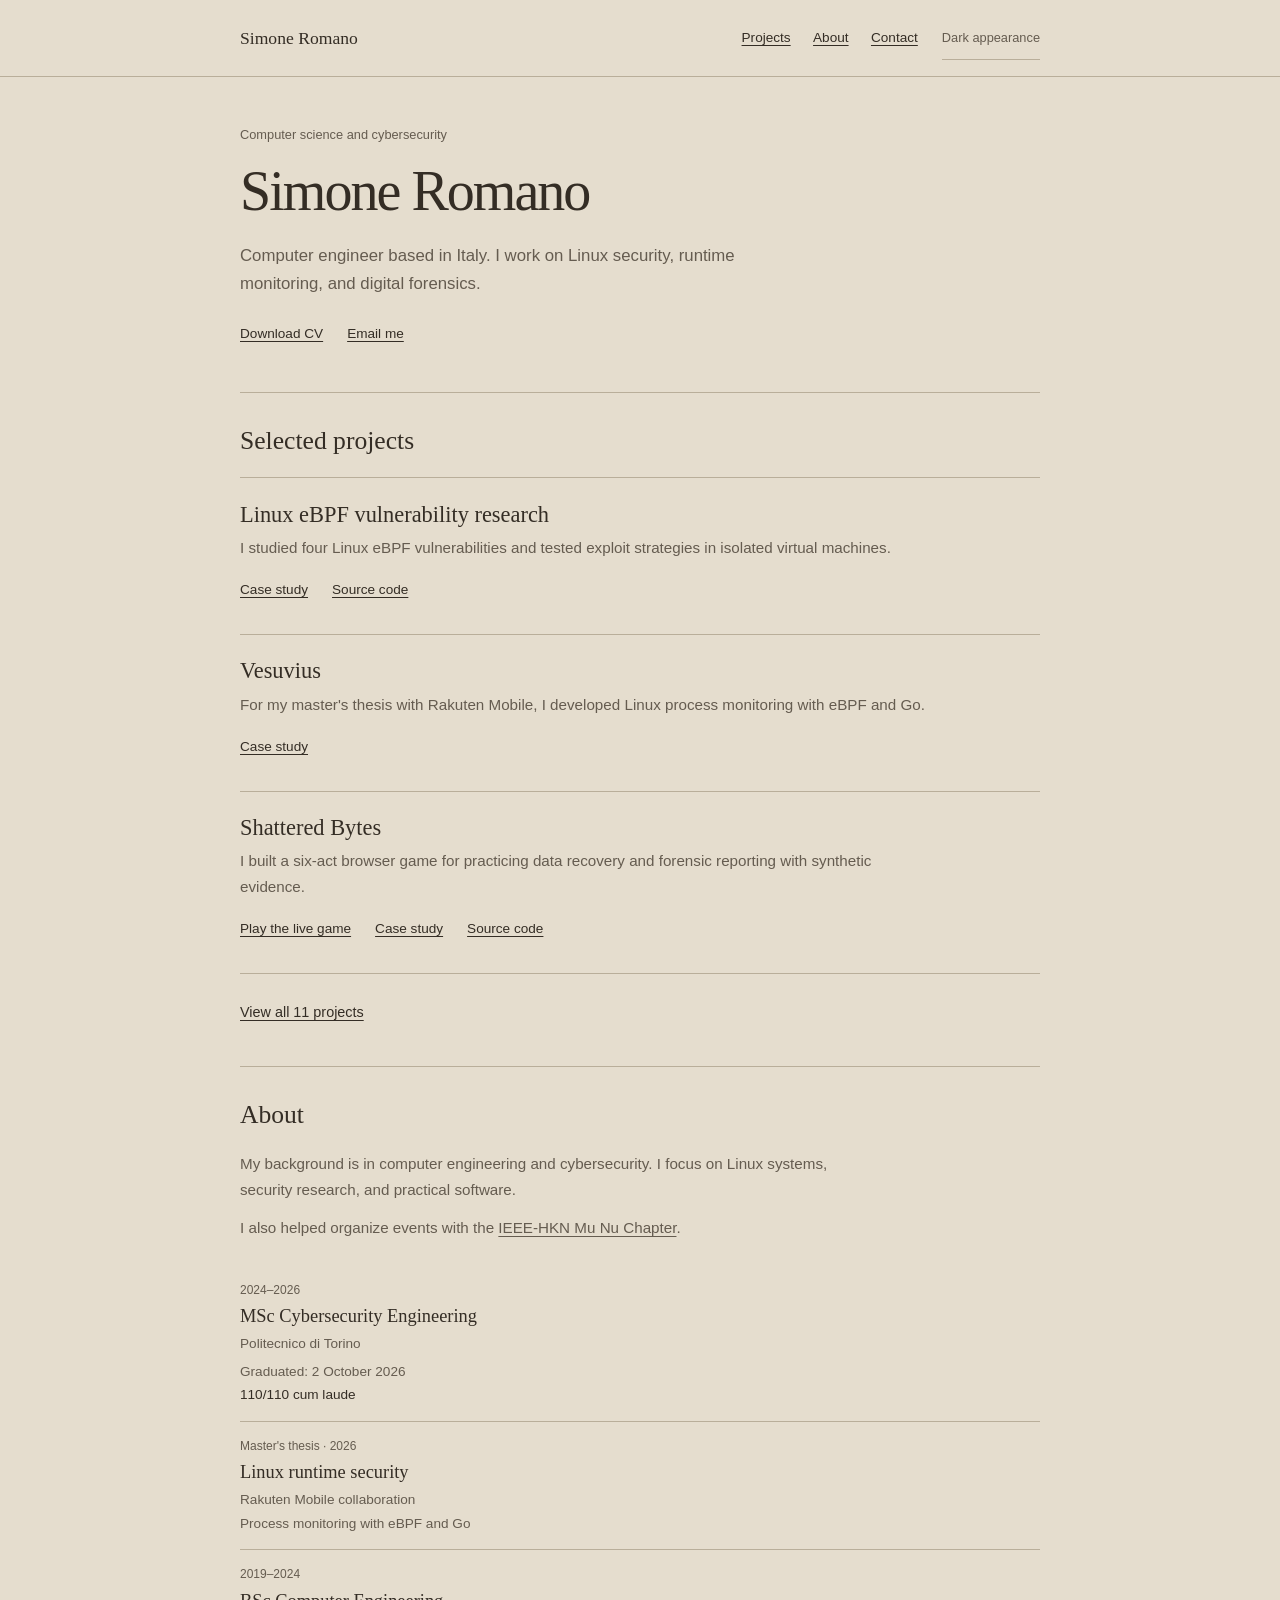
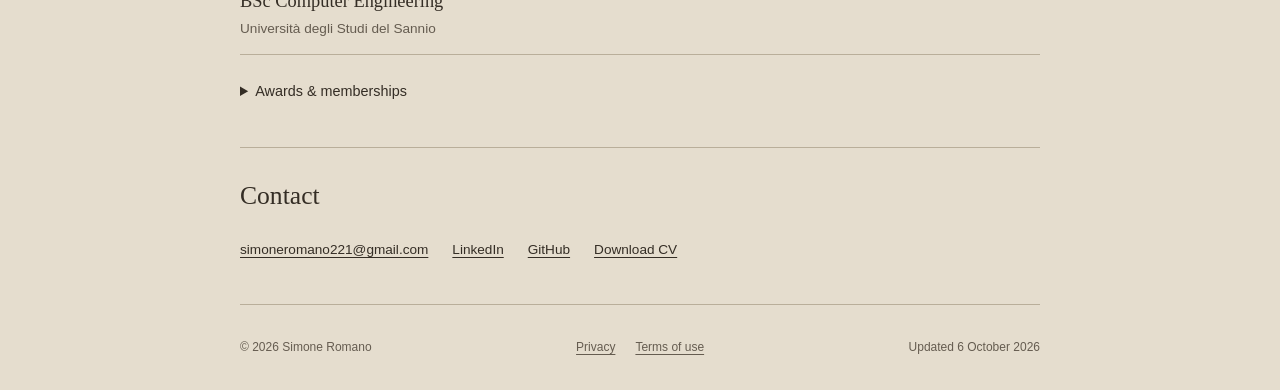
<file: index.html>
<!doctype html>
<html lang="en">
  <head>
    <meta charset="utf-8">
    <meta name="google-site-verification" content="yOmkLz0ii3D3-Q9JQLryXQwL53_J8-Ob07PyP1tt4FM">
    <meta name="viewport" content="width=device-width, initial-scale=1">
    <meta name="description" content="Simone Romano, Italy. Linux security research, eBPF monitoring, digital forensics, and software engineering. Explore projects, technical case studies, and code.">
    <meta name="theme-color" content="#e5ddce">
    <link rel="canonical" href="https://sromano-digital-portfolio.simoneromano221.workers.dev/">
    <meta property="og:title" content="Simone Romano | Computer Science &amp; Cybersecurity">
    <meta property="og:description" content="Simone Romano, Italy. Linux security research, eBPF monitoring, digital forensics, and software engineering. Explore projects, technical case studies, and code.">
    <meta property="og:type" content="website">
    <meta property="og:url" content="https://sromano-digital-portfolio.simoneromano221.workers.dev/">
    <meta name="twitter:card" content="summary">
    <title>Simone Romano | Computer Science &amp; Cybersecurity</title>
    <script>document.documentElement.classList.add('js');try{const theme=localStorage.getItem('theme');if(theme==='dark'||(!theme&&matchMedia('(prefers-color-scheme: dark)').matches))document.documentElement.dataset.theme='dark'}catch(_){if(matchMedia('(prefers-color-scheme: dark)').matches)document.documentElement.dataset.theme='dark'}</script>
    <link rel="icon" href="favicon.svg" type="image/svg+xml">
    <link rel="stylesheet" href="styles.css">
    <script src="script.js" defer></script>
    <script type="application/ld+json">{"@context": "https://schema.org", "@type": "Person", "name": "Simone Romano", "url": "https://sromano-digital-portfolio.simoneromano221.workers.dev/", "description": "Computer engineering and cybersecurity specialist focused on Linux security, digital forensics, and secure systems.", "sameAs": ["https://github.com/sroman0", "https://www.linkedin.com/in/simone-romano-383277307/"]}</script>
  </head>
  <body class="home-page"><a class="skip-link" href="#main">Skip to content</a>
    <header class="site-header" data-header>
      <div class="header-inner"><a class="wordmark" href="#top" aria-label="Simone Romano, home"><span>Simone Romano</span></a>
        <nav class="site-nav" aria-label="Main navigation"><a href="#work">Projects</a><a href="#about">About</a><a href="#contact">Contact</a>
        </nav><button class="theme-toggle" type="button" data-theme-toggle aria-label="Use dark appearance"><span data-theme-label>Dark appearance</span></button>
      </div>
    </header>
    <main id="main" class="page-shell">
      <section class="intro" id="top" aria-labelledby="intro-title">
        <div class="intro-copy">
          <p class="eyebrow">Computer science and cybersecurity</p>
          <h1 id="intro-title">Simone Romano</h1>
          <p class="intro-description">Computer engineer based in Italy. I work on Linux security, runtime monitoring, and digital forensics.</p>
          <div class="intro-links"><a class="text-link" href="resources/Simone_Romano_CV.pdf" download>Download CV</a><a class="text-link" href="mailto:simoneromano221@gmail.com">Email me</a>
          </div>
        </div>
      </section>
      <section class="work-section" id="work" aria-labelledby="work-title">
        <div class="section-heading"><h2 id="work-title">Selected projects</h2></div>
        <div class="project-collection">
          <article class="project-row" aria-labelledby="project-ebpf-exploitability">
            <div class="project-overview">
              <h3 id="project-ebpf-exploitability">Linux eBPF vulnerability research</h3>
              <p>I studied four Linux eBPF vulnerabilities and tested exploit strategies in isolated virtual machines.</p>
            </div>
            <div class="project-links"><a href="case-studies/ebpf-exploitability.html" aria-label="Read the Linux eBPF vulnerability research case study">Case study</a><a href="https://github.com/sroman0/explotability_analysis_ebpf" target="_blank" rel="noreferrer" aria-label="Source code: Linux eBPF vulnerability research">Source code</a></div>
          </article>
          <article class="project-row" aria-labelledby="project-vesuvius">
            <div class="project-overview">
              <h3 id="project-vesuvius">Vesuvius</h3>
              <p>For my master&#x27;s thesis with Rakuten Mobile, I developed Linux process monitoring with eBPF and Go.</p>
            </div>
            <div class="project-links"><a href="case-studies/vesuvius.html" aria-label="Read the Vesuvius case study">Case study</a></div>
          </article>
          <article class="project-row" aria-labelledby="project-shattered-bytes">
            <div class="project-overview">
              <h3 id="project-shattered-bytes">Shattered Bytes</h3>
              <p>I built a six-act browser game for practicing data recovery and forensic reporting with synthetic evidence.</p>
            </div>
            <div class="project-links"><a href="https://sroman0.github.io/shattered-bytes/" target="_blank" rel="noreferrer" aria-label="Play the live game: Shattered Bytes">Play the live game</a><a href="case-studies/shattered-bytes.html" aria-label="Read the Shattered Bytes case study">Case study</a><a href="https://github.com/sroman0/shattered-bytes" target="_blank" rel="noreferrer" aria-label="Source code: Shattered Bytes">Source code</a></div>
          </article>
        </div><a class="all-projects-link" href="projects.html">View all 11 projects</a>
      </section>
      <section class="about-section" id="about" aria-labelledby="about-title">
        <div class="section-heading"><h2 id="about-title">About</h2></div>
        <div class="about-grid">
          <div class="about-copy">
            <p>My background is in computer engineering and cybersecurity. I focus on Linux systems, security research, and practical software.</p>
            <p>I also helped organize events with the <a href="https://www.hknpolito.org/" target="_blank" rel="noreferrer">IEEE-HKN Mu Nu Chapter</a>.</p>
          </div>
          <ol class="background-list">
            <li><span>2024–2026</span>
              <h3>MSc Cybersecurity Engineering</h3>
              <p>Politecnico di Torino</p>
              <p>Graduated: <time datetime="2026-10-02">2 October 2026</time><br><strong>110/110 cum laude</strong></p>
            </li>
            <li><span>Master's thesis · 2026</span>
              <h3>Linux runtime security</h3>
              <p>Rakuten Mobile collaboration<br>Process monitoring with eBPF and Go</p>
            </li>
            <li><span>2019–2024</span>
              <h3>BSc Computer Engineering</h3>
              <p>Università degli Studi del Sannio</p>
            </li>
          </ol>
        </div>
        <details class="recognition" id="recognition">
          <summary>Awards &amp; memberships</summary>
          <ul>
            <li><a href="https://hkn.ieee.org/alumni-news/2026/02/engineering-a-shared-future-the-2025-ieee-hkn-global-hackathon" target="_blank" rel="noreferrer"><strong>1st place · IEEE-HKN Global Hackathon 2025</strong><span>Team SpaghettiOverflow · Mu Nu Chapter </span></a>
            </li>
            <li><a href="resources/certificates/ieee-hkn-membership-2026.pdf" target="_blank" rel="noreferrer"><strong>IEEE-Eta Kappa Nu Honor Society</strong><span>Mu Nu Chapter membership · View certificate </span></a>
            </li>
          </ul>
          <ul class="additional-credentials">
              <li><a href="https://challenges.reply.com/challenges/ai-agent/home/" target="_blank" rel="noreferrer">Reply AI Agents Challenge 2026 · 57th of 2,000 teams</a>
              </li>
              <li><a href="resources/certificates/reply-hack-the-code-2025.pdf" target="_blank" rel="noreferrer">Reply Hack The Code 2025 · 88th of 2,000 teams · Team FARES</a>
              </li>
              <li>Cambridge English: B2 First · Credential 862380AXK
              </li>
            </ul>
        </details>
      </section>
      <section class="contact-section" id="contact" aria-labelledby="contact-title">
        <div>
          <h2 id="contact-title">Contact</h2>
        </div>
        <div class="contact-links"><a href="mailto:simoneromano221@gmail.com">simoneromano221@gmail.com</a><a href="https://www.linkedin.com/in/simone-romano-383277307/" target="_blank" rel="me noreferrer">LinkedIn</a><a href="https://github.com/sroman0" target="_blank" rel="me noreferrer">GitHub</a><a href="resources/Simone_Romano_CV.pdf" download>Download CV</a>
        </div>
      </section>
    </main>
    <footer class="portfolio-footer">
      <p>© <span data-year>2026</span> Simone Romano</p>
      <nav aria-label="Site information"><a href="privacy.html">Privacy</a><a href="terms.html">Terms of use</a></nav>
      <p>Updated <time datetime="2026-10-06">6 October 2026</time></p>
    </footer>
  </body>
</html>
</file>
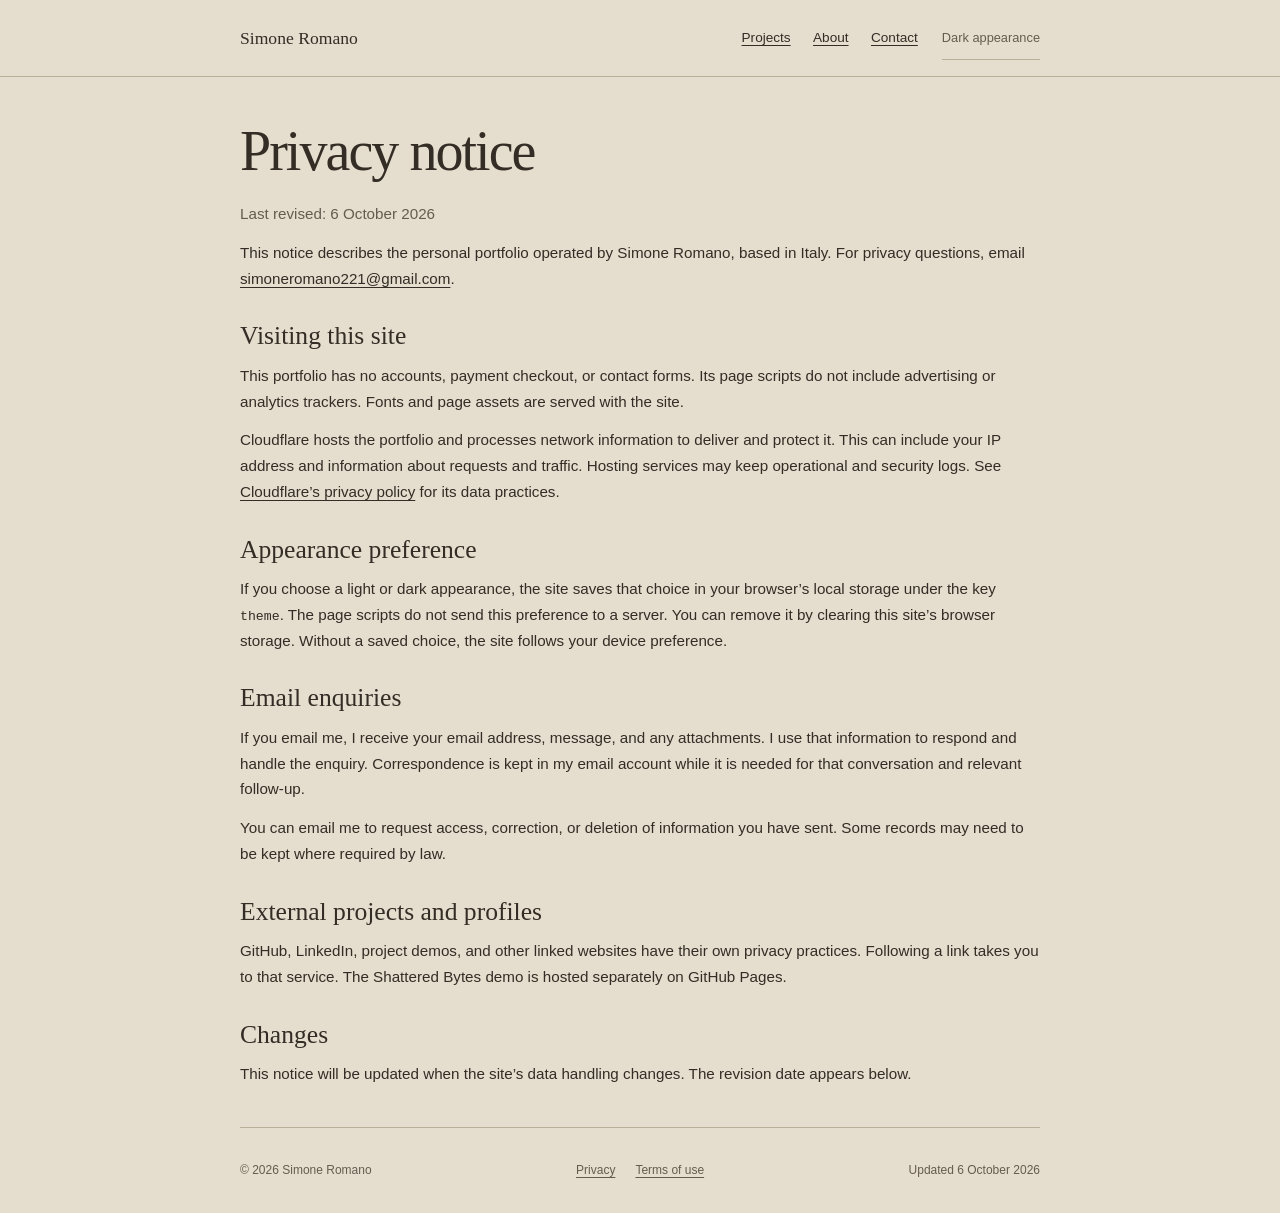
<file: privacy.html>
<!doctype html>
<html lang="en">
  <head>
    <meta charset="utf-8">
    <meta name="viewport" content="width=device-width, initial-scale=1">
    <meta name="description" content="How this portfolio handles browser preferences, hosting data, and email enquiries.">
    <meta name="theme-color" content="#e5ddce">
    <link rel="canonical" href="https://sromano-digital-portfolio.simoneromano221.workers.dev/privacy.html">
    <meta property="og:title" content="Privacy notice | Simone Romano">
    <meta property="og:description" content="How this portfolio handles browser preferences, hosting data, and email enquiries.">
    <meta property="og:type" content="website">
    <meta property="og:url" content="https://sromano-digital-portfolio.simoneromano221.workers.dev/privacy.html">
    <meta name="twitter:card" content="summary">
    <title>Privacy notice | Simone Romano</title>
    <script>document.documentElement.classList.add('js');try{const theme=localStorage.getItem('theme');if(theme==='dark'||(!theme&&matchMedia('(prefers-color-scheme: dark)').matches))document.documentElement.dataset.theme='dark'}catch(_){if(matchMedia('(prefers-color-scheme: dark)').matches)document.documentElement.dataset.theme='dark'}</script>
    <link rel="icon" href="favicon.svg" type="image/svg+xml">
    <link rel="stylesheet" href="styles.css">
    <script src="script.js" defer></script>
  </head>
  <body class="policy-page"><a class="skip-link" href="#main">Skip to content</a><header class="site-header" data-header>
      <div class="header-inner"><a class="wordmark" href="index.html" aria-label="Simone Romano, home"><span>Simone Romano</span></a>
        <nav class="site-nav" aria-label="Main navigation"><a href="projects.html">Projects</a><a href="index.html#about">About</a><a href="index.html#contact">Contact</a>
        </nav><button class="theme-toggle" type="button" data-theme-toggle aria-label="Use dark appearance"><span data-theme-label>Dark appearance</span></button>
      </div>
    </header>
    <main id="main" class="page-shell policy-content"><h1>Privacy notice</h1><p class="policy-date">Last revised: <time datetime="2026-10-06">6 October 2026</time></p><p>This notice describes the personal portfolio operated by Simone Romano, based in Italy. For privacy questions, email <a href="mailto:simoneromano221@gmail.com">simoneromano221@gmail.com</a>.</p>
<section><h2>Visiting this site</h2><p>This portfolio has no accounts, payment checkout, or contact forms. Its page scripts do not include advertising or analytics trackers. Fonts and page assets are served with the site.</p><p>Cloudflare hosts the portfolio and processes network information to deliver and protect it. This can include your IP address and information about requests and traffic. Hosting services may keep operational and security logs. See <a href="https://www.cloudflare.com/privacypolicy/">Cloudflare’s privacy policy</a> for its data practices.</p></section>
<section><h2>Appearance preference</h2><p>If you choose a light or dark appearance, the site saves that choice in your browser’s local storage under the key <code>theme</code>. The page scripts do not send this preference to a server. You can remove it by clearing this site’s browser storage. Without a saved choice, the site follows your device preference.</p></section>
<section><h2>Email enquiries</h2><p>If you email me, I receive your email address, message, and any attachments. I use that information to respond and handle the enquiry. Correspondence is kept in my email account while it is needed for that conversation and relevant follow-up.</p><p>You can email me to request access, correction, or deletion of information you have sent. Some records may need to be kept where required by law.</p></section>
<section><h2>External projects and profiles</h2><p>GitHub, LinkedIn, project demos, and other linked websites have their own privacy practices. Following a link takes you to that service. The Shattered Bytes demo is hosted separately on GitHub Pages.</p></section>
<section><h2>Changes</h2><p>This notice will be updated when the site’s data handling changes. The revision date appears below.</p></section></main>
    <footer class="portfolio-footer">
      <p>© <span data-year>2026</span> Simone Romano</p>
      <nav aria-label="Site information"><a href="privacy.html">Privacy</a><a href="terms.html">Terms of use</a></nav>
      <p>Updated <time datetime="2026-10-06">6 October 2026</time></p>
    </footer></body></html>
</file>
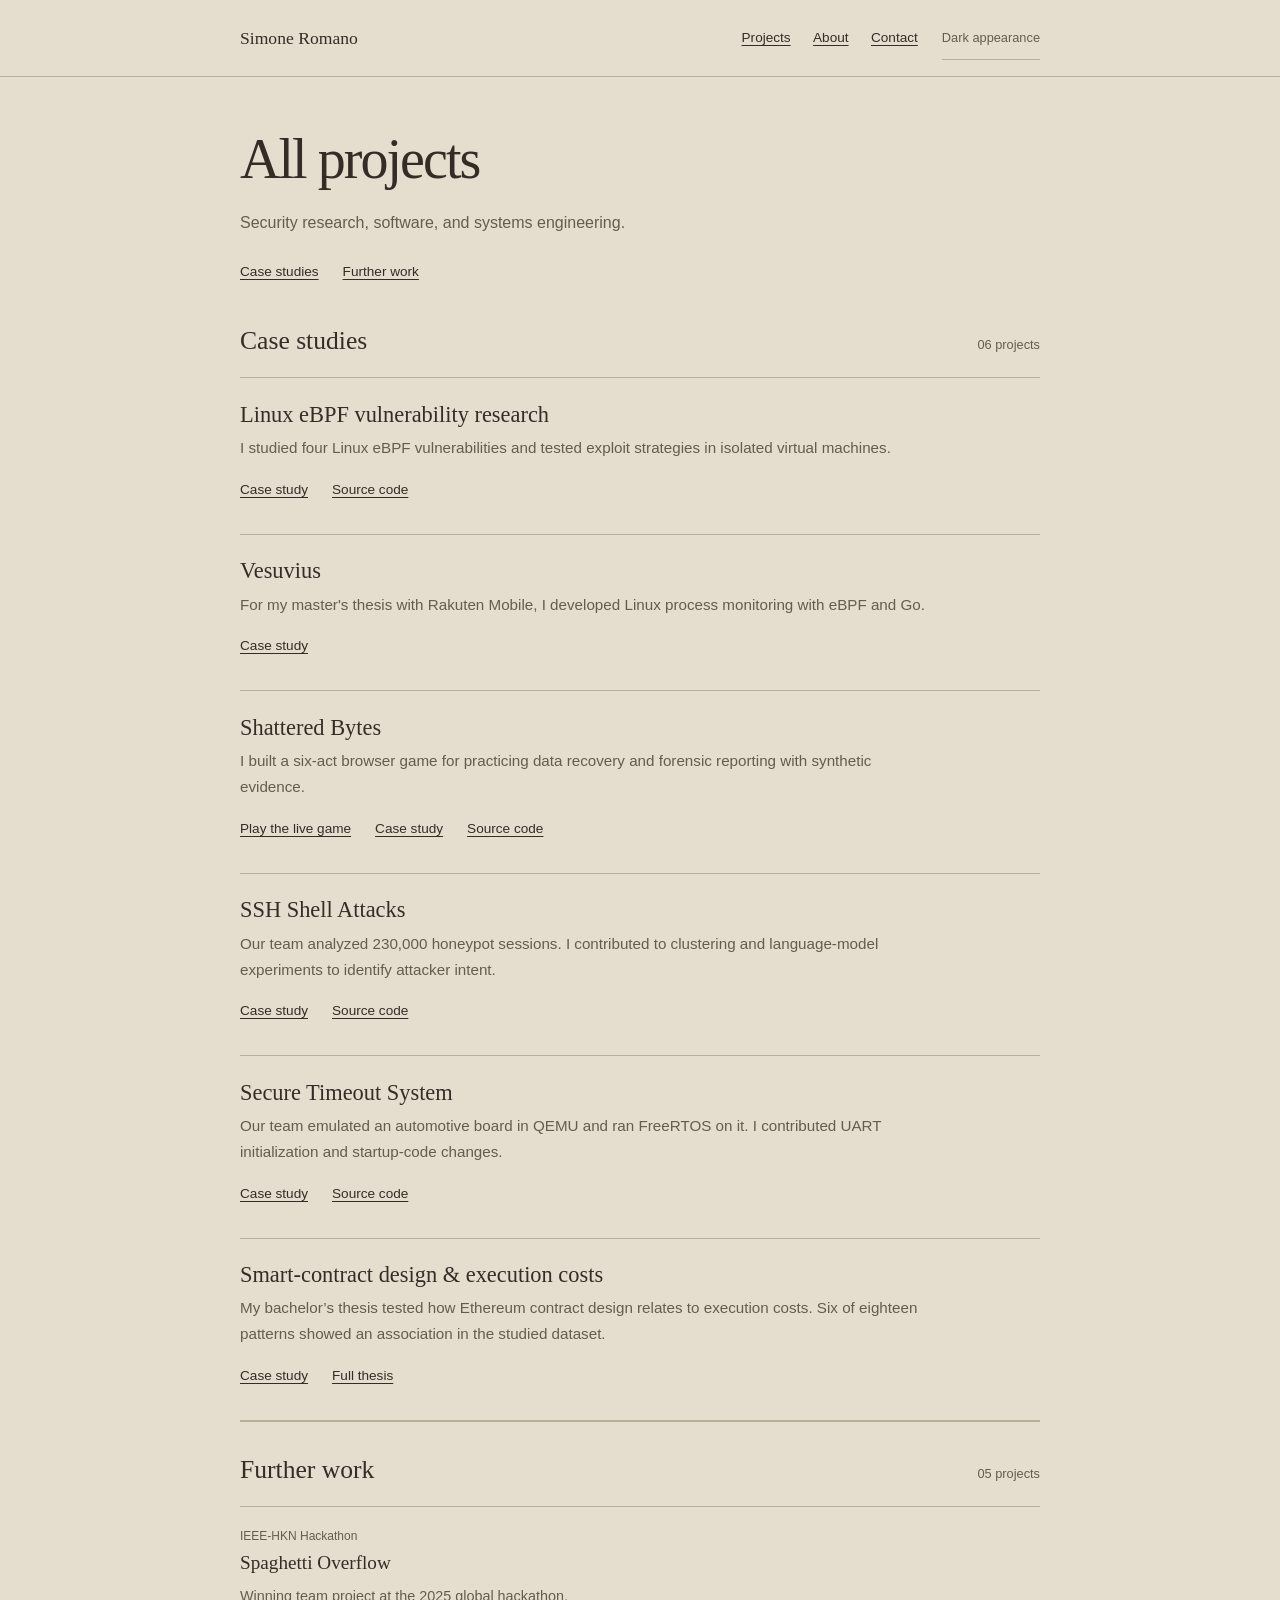
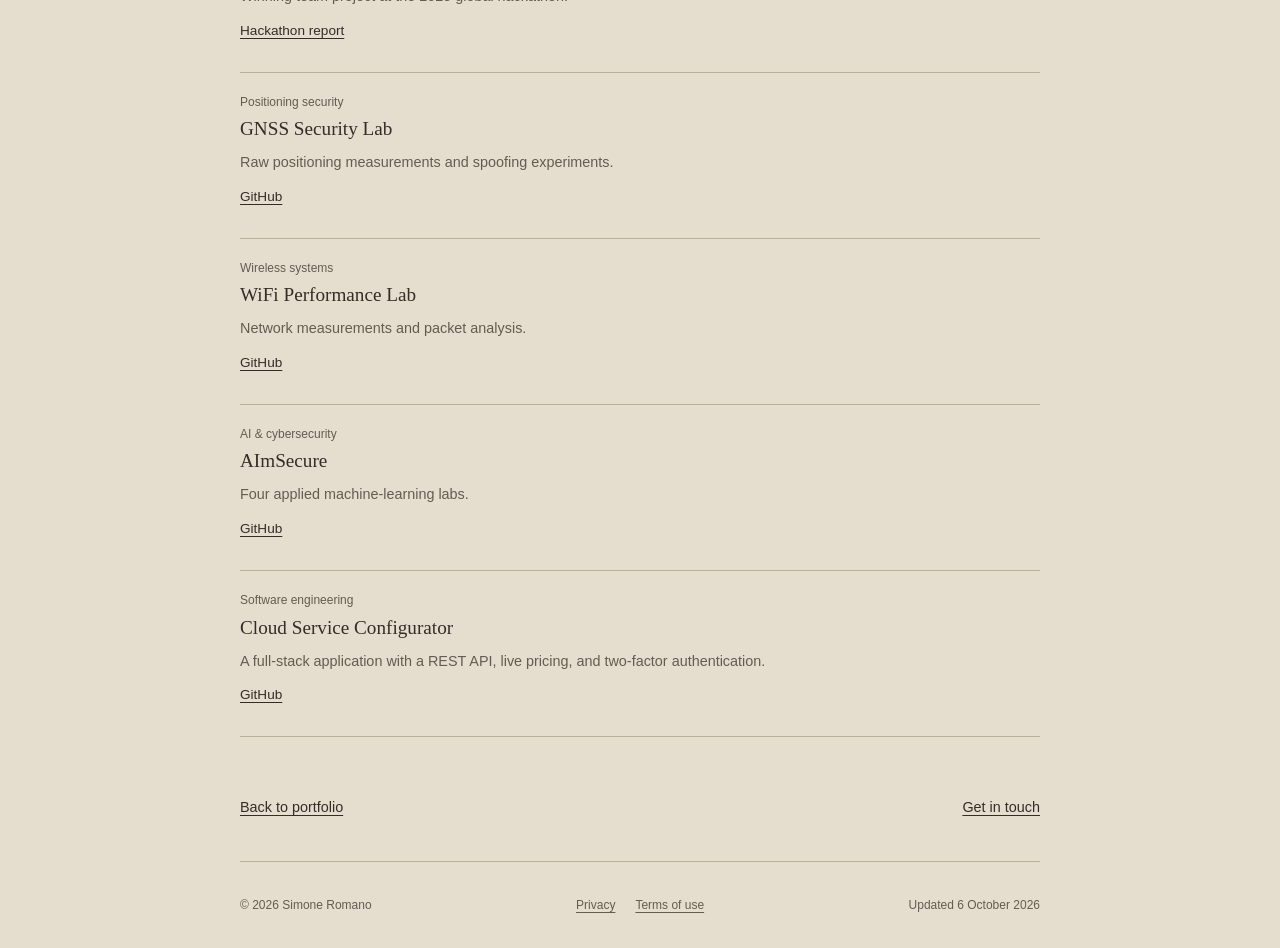
<file: projects.html>
<!doctype html>
<html lang="en">
  <head>
    <meta charset="utf-8">
    <meta name="viewport" content="width=device-width, initial-scale=1">
    <meta name="description" content="Security research, Linux monitoring, digital forensics, machine learning, embedded systems, and software projects by Simone Romano.">
    <meta name="theme-color" content="#e5ddce">
    <link rel="canonical" href="https://sromano-digital-portfolio.simoneromano221.workers.dev/projects.html">
    <meta property="og:title" content="Projects | Simone Romano">
    <meta property="og:description" content="Security research, Linux monitoring, digital forensics, machine learning, embedded systems, and software projects by Simone Romano.">
    <meta property="og:type" content="website">
    <meta property="og:url" content="https://sromano-digital-portfolio.simoneromano221.workers.dev/projects.html">
    <meta name="twitter:card" content="summary">
    <title>Projects | Simone Romano</title>
    <script>document.documentElement.classList.add('js');try{const theme=localStorage.getItem('theme');if(theme==='dark'||(!theme&&matchMedia('(prefers-color-scheme: dark)').matches))document.documentElement.dataset.theme='dark'}catch(_){if(matchMedia('(prefers-color-scheme: dark)').matches)document.documentElement.dataset.theme='dark'}</script>
    <link rel="icon" href="favicon.svg" type="image/svg+xml">
    <link rel="stylesheet" href="styles.css">
    <script src="script.js" defer></script>
  </head>
  <body class="projects-page"><a class="skip-link" href="#main">Skip to content</a>
    <header class="site-header" data-header>
      <div class="header-inner"><a class="wordmark" href="index.html" aria-label="Simone Romano, home"><span>Simone Romano</span></a>
        <nav class="site-nav" aria-label="Main navigation"><a href="projects.html" aria-current="page">Projects</a><a href="index.html#about">About</a><a href="index.html#contact">Contact</a>
        </nav><button class="theme-toggle" type="button" data-theme-toggle aria-label="Use dark appearance"><span data-theme-label>Dark appearance</span></button>
      </div>
    </header>
    <main id="main" class="page-shell">
      <section class="archive-intro">
        <h1>All projects</h1>
        <p>Security research, software, and systems engineering.</p>
        <nav class="index-nav" aria-label="Project sections"><a href="#case-studies">Case studies</a><a href="#further-work">Further work</a>
        </nav>
      </section>
      <section id="case-studies" aria-labelledby="case-studies-title">
        <div class="section-heading">
          <h2 id="case-studies-title">Case studies</h2><span class="section-count">06 projects</span>
        </div>
        <div class="project-collection">
          <article class="project-row" aria-labelledby="project-ebpf-exploitability">
            <div class="project-overview">
              <h3 id="project-ebpf-exploitability">Linux eBPF vulnerability research</h3>
              <p>I studied four Linux eBPF vulnerabilities and tested exploit strategies in isolated virtual machines.</p>
            </div>
            <div class="project-links"><a href="case-studies/ebpf-exploitability.html" aria-label="Read the Linux eBPF vulnerability research case study">Case study</a><a href="https://github.com/sroman0/explotability_analysis_ebpf" target="_blank" rel="noreferrer" aria-label="Source code: Linux eBPF vulnerability research">Source code</a></div>
          </article>
          <article class="project-row" aria-labelledby="project-vesuvius">
            <div class="project-overview">
              <h3 id="project-vesuvius">Vesuvius</h3>
              <p>For my master&#x27;s thesis with Rakuten Mobile, I developed Linux process monitoring with eBPF and Go.</p>
            </div>
            <div class="project-links"><a href="case-studies/vesuvius.html" aria-label="Read the Vesuvius case study">Case study</a></div>
          </article>
          <article class="project-row" aria-labelledby="project-shattered-bytes">
            <div class="project-overview">
              <h3 id="project-shattered-bytes">Shattered Bytes</h3>
              <p>I built a six-act browser game for practicing data recovery and forensic reporting with synthetic evidence.</p>
            </div>
            <div class="project-links"><a href="https://sroman0.github.io/shattered-bytes/" target="_blank" rel="noreferrer" aria-label="Play the live game: Shattered Bytes">Play the live game</a><a href="case-studies/shattered-bytes.html" aria-label="Read the Shattered Bytes case study">Case study</a><a href="https://github.com/sroman0/shattered-bytes" target="_blank" rel="noreferrer" aria-label="Source code: Shattered Bytes">Source code</a></div>
          </article>
          <article class="project-row" aria-labelledby="project-ssh-shell-attacks">
            <div class="project-overview">
              <h3 id="project-ssh-shell-attacks">SSH Shell Attacks</h3>
              <p>Our team analyzed 230,000 honeypot sessions. I contributed to clustering and language-model experiments to identify attacker intent.</p>
            </div>
            <div class="project-links"><a href="case-studies/ssh-shell-attacks.html" aria-label="Read the SSH Shell Attacks case study">Case study</a><a href="https://github.com/sroman0/SSH-SHELL-ATTACKS" target="_blank" rel="noreferrer" aria-label="Source code: SSH Shell Attacks">Source code</a></div>
          </article>
          <article class="project-row" aria-labelledby="project-secure-timeout-system">
            <div class="project-overview">
              <h3 id="project-secure-timeout-system">Secure Timeout System</h3>
              <p>Our team emulated an automotive board in QEMU and ran FreeRTOS on it. I contributed UART initialization and startup-code changes.</p>
            </div>
            <div class="project-links"><a href="case-studies/secure-timeout-system.html" aria-label="Read the Secure Timeout System case study">Case study</a><a href="https://github.com/sroman0/SECURE-TIMEOUT-SYSTEM-NXPS32K3X8EVB" target="_blank" rel="noreferrer" aria-label="Source code: Secure Timeout System">Source code</a></div>
          </article>
          <article class="project-row" aria-labelledby="project-smart-contract-gas-costs">
            <div class="project-overview">
              <h3 id="project-smart-contract-gas-costs">Smart-contract design &amp; execution costs</h3>
              <p>My bachelor’s thesis tested how Ethereum contract design relates to execution costs. Six of eighteen patterns showed an association in the studied dataset.</p>
            </div>
            <div class="project-links"><a href="case-studies/smart-contract-gas-costs.html" aria-label="Read the Smart-contract design &amp; execution costs case study">Case study</a><a href="https://zenodo.org/records/20776825" target="_blank" rel="noreferrer" aria-label="Full thesis: Smart-contract design &amp; execution costs">Full thesis</a></div>
          </article>
        </div>
      </section>
      <section class="further-work" id="further-work" aria-labelledby="further-work-title">
        <div class="section-heading">
          <h2 id="further-work-title">Further work</h2><span class="section-count">05 projects</span>
        </div>
        <div class="further-list">
          <article>
            <div>
              <p class="project-category">IEEE-HKN Hackathon</p>
              <h3>Spaghetti Overflow</h3>
            </div>
            <p>Winning team project at the 2025 global hackathon.</p><a href="https://hkn.ieee.org/alumni-news/2026/02/engineering-a-shared-future-the-2025-ieee-hkn-global-hackathon" target="_blank" rel="noreferrer" aria-label="Read about Spaghetti Overflow in the IEEE-HKN hackathon report">Hackathon report</a>
          </article>
          <article>
            <div>
              <p class="project-category">Positioning security</p>
              <h3>GNSS Security Lab</h3>
            </div>
            <p>Raw positioning measurements and spoofing experiments.</p><a href="https://github.com/WDCSecure/LabGNSS" target="_blank" rel="noreferrer" aria-label="View GNSS Security Lab on GitHub">GitHub</a>
          </article>
          <article>
            <div>
              <p class="project-category">Wireless systems</p>
              <h3>WiFi Performance Lab</h3>
            </div>
            <p>Network measurements and packet analysis.</p><a href="https://github.com/WDCSecure/LabWiFi" target="_blank" rel="noreferrer" aria-label="View WiFi Performance Lab on GitHub">GitHub</a>
          </article>
          <article>
            <div>
              <p class="project-category">AI &amp; cybersecurity</p>
              <h3>AImSecure</h3>
            </div>
            <p>Four applied machine-learning labs.</p><a href="https://github.com/AImSecure" target="_blank" rel="noreferrer" aria-label="View AImSecure on GitHub">GitHub</a>
          </article>
          <article>
            <div>
              <p class="project-category">Software engineering</p>
              <h3>Cloud Service Configurator</h3>
            </div>
            <p>A full-stack application with a REST API, live pricing, and two-factor authentication.</p><a href="https://github.com/sroman0/Cloud-WebApp" target="_blank" rel="noreferrer" aria-label="View Cloud Service Configurator on GitHub">GitHub</a>
          </article>
        </div>
      </section>
      <div class="archive-end"><a href="index.html"> Back to portfolio</a><a href="index.html#contact">Get in touch</a>
      </div>
    </main>
    <footer class="portfolio-footer">
      <p>© <span data-year>2026</span> Simone Romano</p>
      <nav aria-label="Site information"><a href="privacy.html">Privacy</a><a href="terms.html">Terms of use</a></nav>
      <p>Updated <time datetime="2026-10-06">6 October 2026</time></p>
    </footer>
  </body>
</html>
</file>
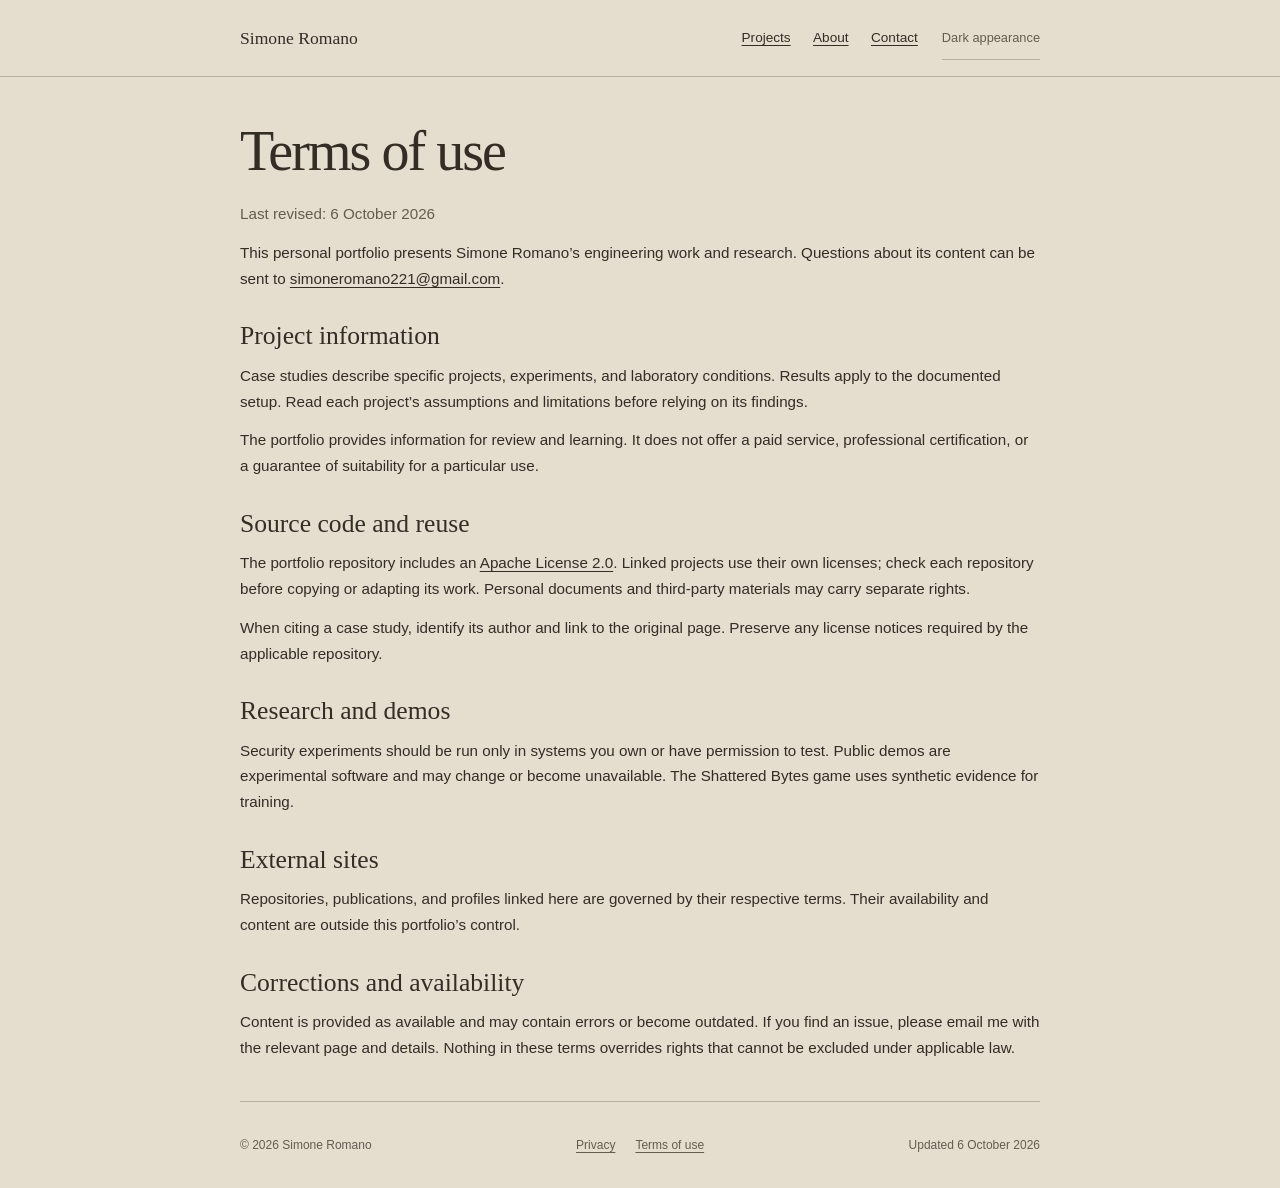
<file: terms.html>
<!doctype html>
<html lang="en">
  <head>
    <meta charset="utf-8">
    <meta name="viewport" content="width=device-width, initial-scale=1">
    <meta name="description" content="Use of Simone Romano’s portfolio, research write-ups, source code, and external project links.">
    <meta name="theme-color" content="#e5ddce">
    <link rel="canonical" href="https://sromano-digital-portfolio.simoneromano221.workers.dev/terms.html">
    <meta property="og:title" content="Terms of use | Simone Romano">
    <meta property="og:description" content="Use of Simone Romano’s portfolio, research write-ups, source code, and external project links.">
    <meta property="og:type" content="website">
    <meta property="og:url" content="https://sromano-digital-portfolio.simoneromano221.workers.dev/terms.html">
    <meta name="twitter:card" content="summary">
    <title>Terms of use | Simone Romano</title>
    <script>document.documentElement.classList.add('js');try{const theme=localStorage.getItem('theme');if(theme==='dark'||(!theme&&matchMedia('(prefers-color-scheme: dark)').matches))document.documentElement.dataset.theme='dark'}catch(_){if(matchMedia('(prefers-color-scheme: dark)').matches)document.documentElement.dataset.theme='dark'}</script>
    <link rel="icon" href="favicon.svg" type="image/svg+xml">
    <link rel="stylesheet" href="styles.css">
    <script src="script.js" defer></script>
  </head>
  <body class="policy-page"><a class="skip-link" href="#main">Skip to content</a><header class="site-header" data-header>
      <div class="header-inner"><a class="wordmark" href="index.html" aria-label="Simone Romano, home"><span>Simone Romano</span></a>
        <nav class="site-nav" aria-label="Main navigation"><a href="projects.html">Projects</a><a href="index.html#about">About</a><a href="index.html#contact">Contact</a>
        </nav><button class="theme-toggle" type="button" data-theme-toggle aria-label="Use dark appearance"><span data-theme-label>Dark appearance</span></button>
      </div>
    </header>
    <main id="main" class="page-shell policy-content"><h1>Terms of use</h1><p class="policy-date">Last revised: <time datetime="2026-10-06">6 October 2026</time></p><p>This personal portfolio presents Simone Romano’s engineering work and research. Questions about its content can be sent to <a href="mailto:simoneromano221@gmail.com">simoneromano221@gmail.com</a>.</p>
<section><h2>Project information</h2><p>Case studies describe specific projects, experiments, and laboratory conditions. Results apply to the documented setup. Read each project’s assumptions and limitations before relying on its findings.</p><p>The portfolio provides information for review and learning. It does not offer a paid service, professional certification, or a guarantee of suitability for a particular use.</p></section>
<section><h2>Source code and reuse</h2><p>The portfolio repository includes an <a href="LICENSE">Apache License 2.0</a>. Linked projects use their own licenses; check each repository before copying or adapting its work. Personal documents and third-party materials may carry separate rights.</p><p>When citing a case study, identify its author and link to the original page. Preserve any license notices required by the applicable repository.</p></section>
<section><h2>Research and demos</h2><p>Security experiments should be run only in systems you own or have permission to test. Public demos are experimental software and may change or become unavailable. The Shattered Bytes game uses synthetic evidence for training.</p></section>
<section><h2>External sites</h2><p>Repositories, publications, and profiles linked here are governed by their respective terms. Their availability and content are outside this portfolio’s control.</p></section>
<section><h2>Corrections and availability</h2><p>Content is provided as available and may contain errors or become outdated. If you find an issue, please email me with the relevant page and details. Nothing in these terms overrides rights that cannot be excluded under applicable law.</p></section></main>
    <footer class="portfolio-footer">
      <p>© <span data-year>2026</span> Simone Romano</p>
      <nav aria-label="Site information"><a href="privacy.html">Privacy</a><a href="terms.html">Terms of use</a></nav>
      <p>Updated <time datetime="2026-10-06">6 October 2026</time></p>
    </footer></body></html>
</file>
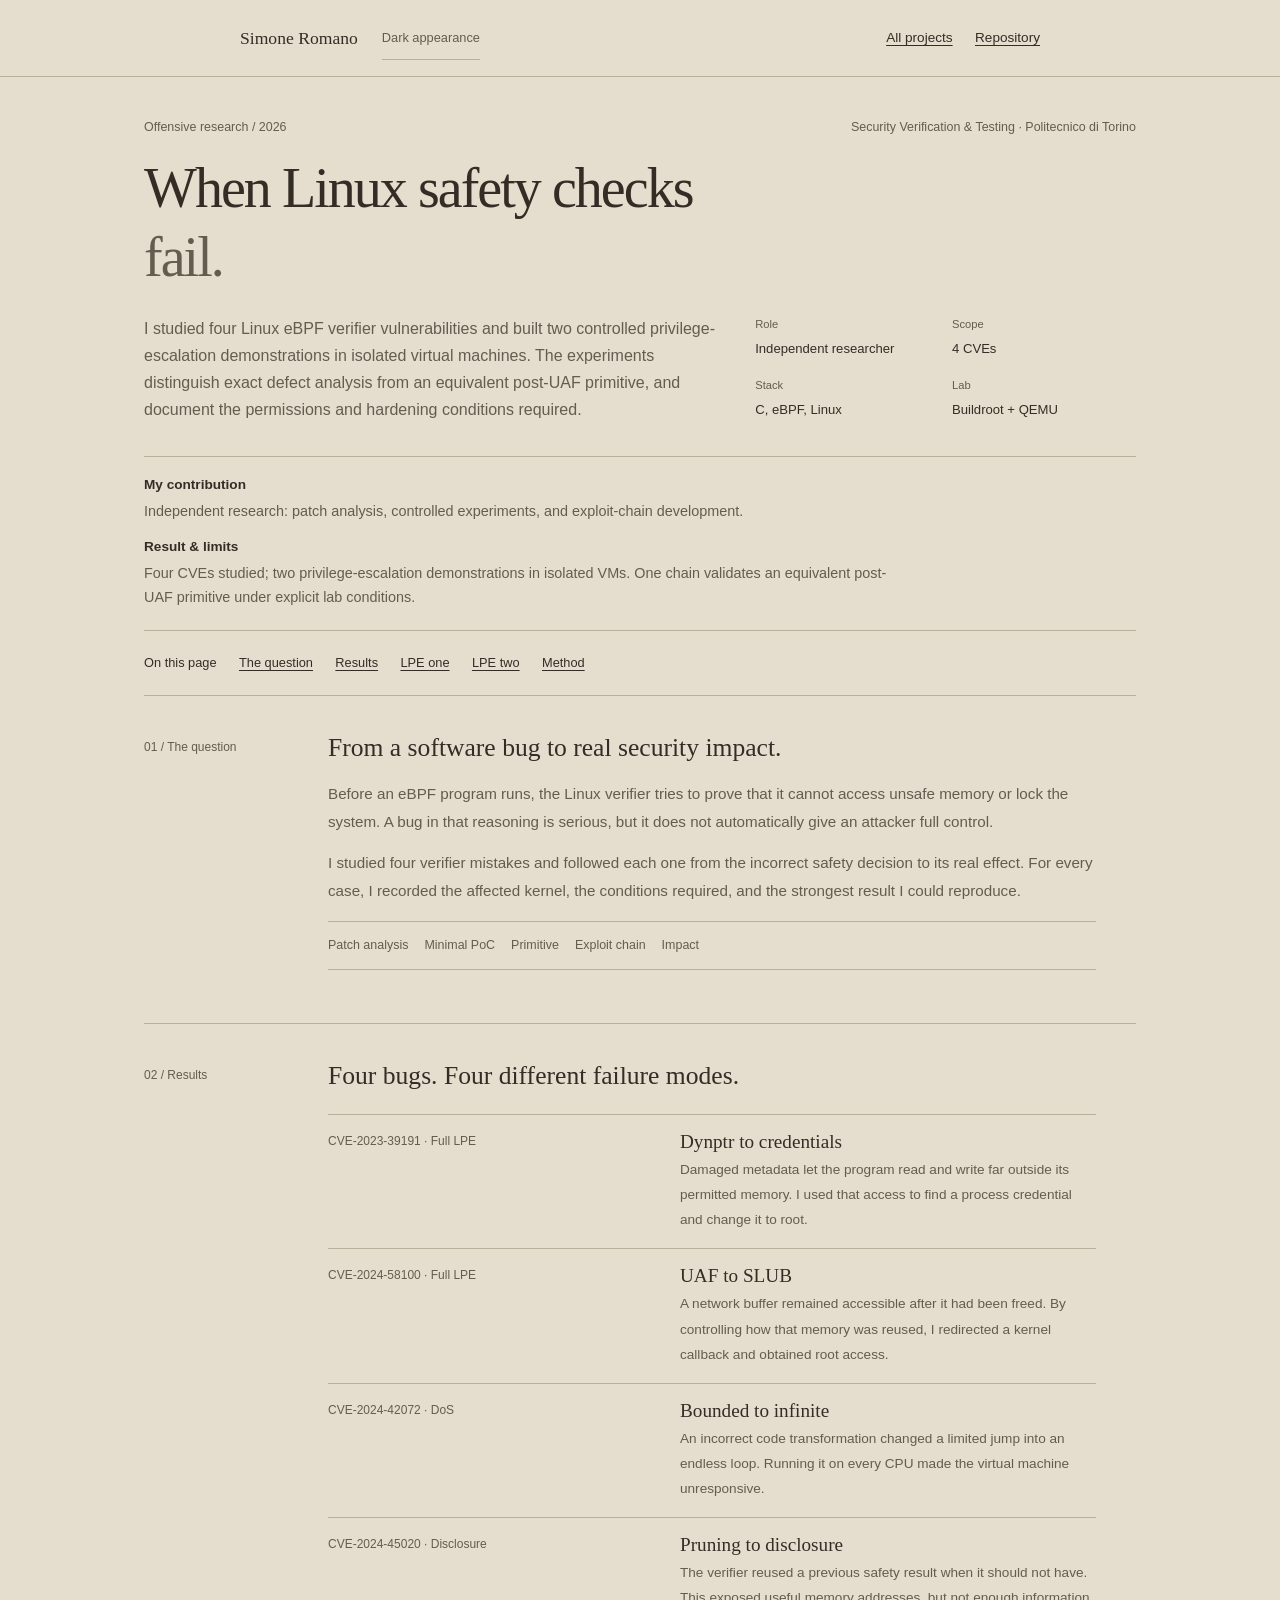
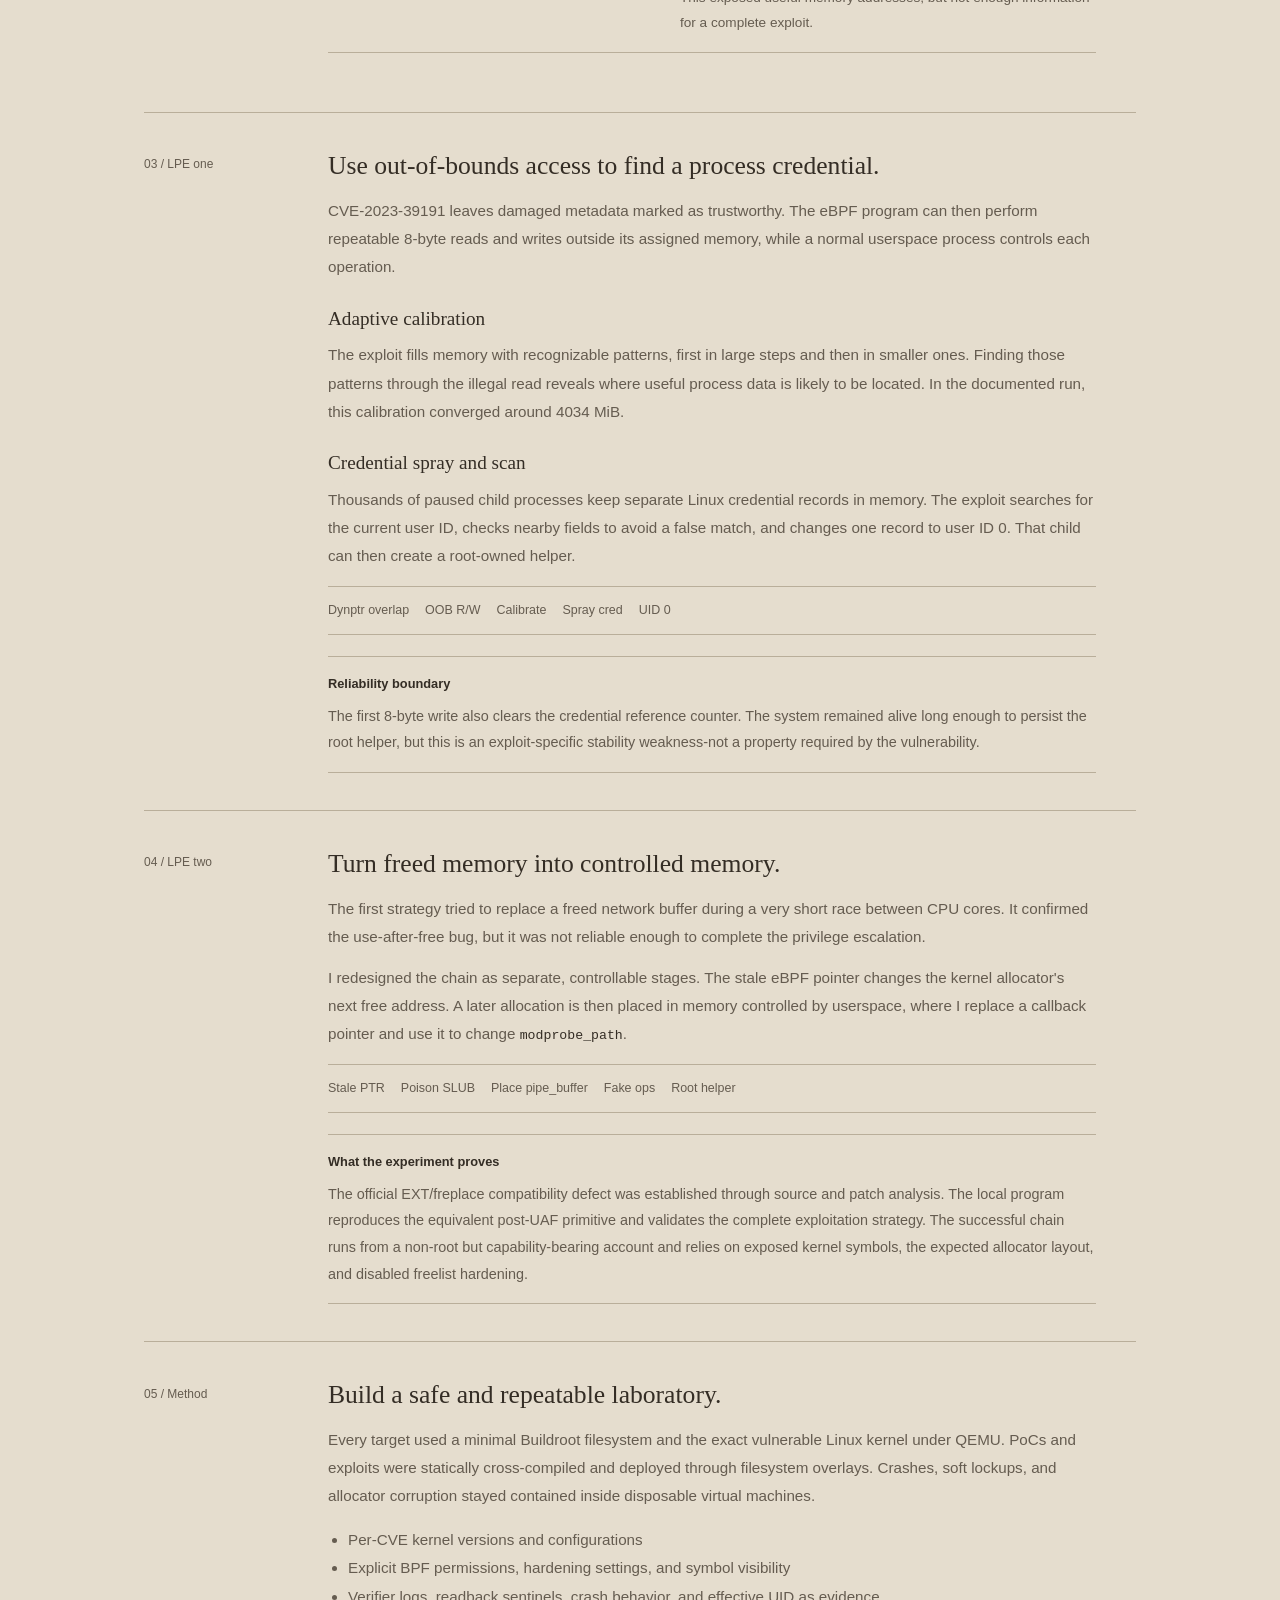
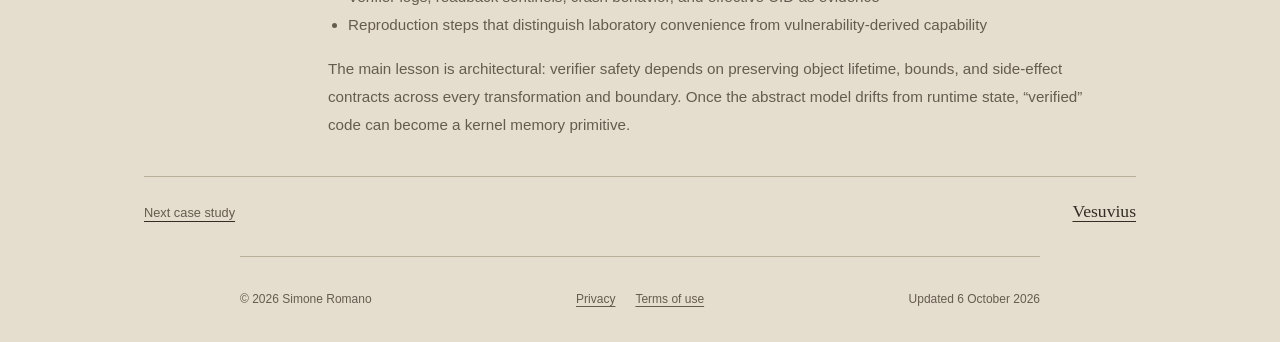
<file: case-studies/ebpf-exploitability.html>
<!doctype html>
<html lang="en">
  <head>
    <meta charset="utf-8">
    <meta name="viewport" content="width=device-width, initial-scale=1">
    <meta name="description" content="A reproducible exploitability analysis of four Linux eBPF verifier vulnerabilities, including two local privilege escalation chains.">
    <meta name="theme-color" content="#e5ddce">
    <link rel="canonical" href="https://sromano-digital-portfolio.simoneromano221.workers.dev/case-studies/ebpf-exploitability.html">
    <meta property="og:title" content="eBPF Verifier Exploitability - Simone Romano">
    <meta property="og:description" content="A reproducible exploitability analysis of four Linux eBPF verifier vulnerabilities, including two local privilege escalation chains.">
    <meta property="og:type" content="website">
    <meta property="og:url" content="https://sromano-digital-portfolio.simoneromano221.workers.dev/case-studies/ebpf-exploitability.html">
    <meta name="twitter:card" content="summary">
    <title>eBPF Verifier Exploitability - Simone Romano</title>
    <script>document.documentElement.classList.add('js');try{const theme=localStorage.getItem('theme');if(theme==='dark'||(!theme&&matchMedia('(prefers-color-scheme: dark)').matches))document.documentElement.dataset.theme='dark'}catch(_){if(matchMedia('(prefers-color-scheme: dark)').matches)document.documentElement.dataset.theme='dark'}</script>
    <link rel="icon" href="../favicon.svg" type="image/svg+xml">
    <link rel="stylesheet" href="../styles.css">
    <script src="../script.js" defer></script>
  </head>
  <body class="case-body"><a class="skip-link" href="#main">Skip to content</a>
    <header class="site-header case-header">
      <div class="header-inner"><a class="wordmark" href="../index.html" aria-label="Back to Simone Romano's portfolio"><span>Simone Romano</span></a><button class="theme-toggle" type="button" data-theme-toggle aria-label="Use dark appearance"><span data-theme-label>Dark appearance</span></button>
        <nav id="case-nav" class="site-nav" aria-label="Case study navigation"><a href="../projects.html"> All projects</a><a class="nav-external" href="https://github.com/sroman0/explotability_analysis_ebpf" target="_blank" rel="noreferrer">Repository</a>
        </nav>
      </div>
    </header>
    <main id="main" class="case-main">
      <section class="case-hero">
        <div class="case-kicker"><span>Offensive research / 2026</span><span>Security Verification &amp; Testing · Politecnico di Torino</span>
        </div>
        <h1>When Linux safety checks<br><em>fail.</em></h1>
        <div class="case-summary">
          <p>I studied four Linux eBPF verifier vulnerabilities and built two controlled privilege-escalation demonstrations in isolated virtual machines. The experiments distinguish exact defect analysis from an equivalent post-UAF primitive, and document the permissions and hardening conditions required.</p>
          <div class="case-facts">
            <div><span>Role</span><strong>Independent researcher</strong>
            </div>
            <div><span>Scope</span><strong>4 CVEs</strong>
            </div>
            <div><span>Stack</span><strong>C, eBPF, Linux</strong>
            </div>
            <div><span>Lab</span><strong>Buildroot + QEMU</strong>
            </div>
          </div>
        </div>
      </section>
      <aside class="case-at-a-glance" aria-label="Project summary">
        <div>
          <h2>My contribution</h2>
          <p>Independent research: patch analysis, controlled experiments, and exploit-chain development.</p>
        </div>
        <div>
          <h2>Result &amp; limits</h2>
          <p>Four CVEs studied; two privilege-escalation demonstrations in isolated VMs. One chain validates an equivalent post-UAF primitive under explicit lab conditions.</p>
        </div>
      </aside>
      <nav class="case-contents" aria-label="On this page"><strong>On this page</strong><a href="#section-1">The question</a><a href="#section-2">Results</a><a href="#section-3">LPE one</a><a href="#section-4">LPE two</a><a href="#section-5">Method</a>
      </nav>
      <div class="case-content">
        <section class="case-section" id="section-1">
          <div class="case-section-label">01 / The question
          </div>
          <div class="case-prose">
            <h2>From a software bug to real security impact.</h2>
            <p>Before an eBPF program runs, the Linux verifier tries to prove that it cannot access unsafe memory or lock the system. A bug in that reasoning is serious, but it does not automatically give an attacker full control.</p>
            <p>I studied four verifier mistakes and followed each one from the incorrect safety decision to its real effect. For every case, I recorded the affected kernel, the conditions required, and the strongest result I could reproduce.</p>
            <div class="flow-diagram" aria-label="Research workflow"><span>Patch analysis</span><i></i><span>Minimal PoC</span><i></i><span>Primitive</span><i></i><span>Exploit chain</span><i></i><span>Impact</span>
            </div>
          </div>
        </section>
        <section class="case-section" id="section-2">
          <div class="case-section-label">02 / Results
          </div>
          <div class="case-prose">
            <h2>Four bugs. Four different failure modes.</h2>
            <div class="outcome-grid">
              <article class="outcome-card accent"><span>CVE-2023-39191 · Full LPE</span><strong>Dynptr to credentials</strong>
                <p>Damaged metadata let the program read and write far outside its permitted memory. I used that access to find a process credential and change it to root.</p>
              </article>
              <article class="outcome-card accent"><span>CVE-2024-58100 · Full LPE</span><strong>UAF to SLUB</strong>
                <p>A network buffer remained accessible after it had been freed. By controlling how that memory was reused, I redirected a kernel callback and obtained root access.</p>
              </article>
              <article class="outcome-card"><span>CVE-2024-42072 · DoS</span><strong>Bounded to infinite</strong>
                <p>An incorrect code transformation changed a limited jump into an endless loop. Running it on every CPU made the virtual machine unresponsive.</p>
              </article>
              <article class="outcome-card"><span>CVE-2024-45020 · Disclosure</span><strong>Pruning to disclosure</strong>
                <p>The verifier reused a previous safety result when it should not have. This exposed useful memory addresses, but not enough information for a complete exploit.</p>
              </article>
            </div>
          </div>
        </section>
        <section class="case-section" id="section-3">
          <div class="case-section-label">03 / LPE one
          </div>
          <div class="case-prose">
            <h2>Use out-of-bounds access to find a process credential.</h2>
            <p>CVE-2023-39191 leaves damaged metadata marked as trustworthy. The eBPF program can then perform repeatable 8-byte reads and writes outside its assigned memory, while a normal userspace process controls each operation.</p>
            <h3>Adaptive calibration</h3>
            <p>The exploit fills memory with recognizable patterns, first in large steps and then in smaller ones. Finding those patterns through the illegal read reveals where useful process data is likely to be located. In the documented run, this calibration converged around 4034 MiB.</p>
            <h3>Credential spray and scan</h3>
            <p>Thousands of paused child processes keep separate Linux credential records in memory. The exploit searches for the current user ID, checks nearby fields to avoid a false match, and changes one record to user ID 0. That child can then create a root-owned helper.</p>
            <div class="flow-diagram" aria-label="CVE-2023-39191 exploit chain"><span>Dynptr overlap</span><i></i><span>OOB R/W</span><i></i><span>Calibrate</span><i></i><span>Spray cred</span><i></i><span>UID 0</span>
            </div>
            <div class="callout"><strong>Reliability boundary</strong>
              <p>The first 8-byte write also clears the credential reference counter. The system remained alive long enough to persist the root helper, but this is an exploit-specific stability weakness-not a property required by the vulnerability.</p>
            </div>
          </div>
        </section>
        <section class="case-section" id="section-4">
          <div class="case-section-label">04 / LPE two
          </div>
          <div class="case-prose">
            <h2>Turn freed memory into controlled memory.</h2>
            <p>The first strategy tried to replace a freed network buffer during a very short race between CPU cores. It confirmed the use-after-free bug, but it was not reliable enough to complete the privilege escalation.</p>
            <p>I redesigned the chain as separate, controllable stages. The stale eBPF pointer changes the kernel allocator's next free address. A later allocation is then placed in memory controlled by userspace, where I replace a callback pointer and use it to change <code>modprobe_path</code>.</p>
            <div class="flow-diagram" aria-label="CVE-2024-58100 exploit chain"><span>Stale PTR</span><i></i><span>Poison SLUB</span><i></i><span>Place pipe_buffer</span><i></i><span>Fake ops</span><i></i><span>Root helper</span>
            </div>
            <div class="callout"><strong>What the experiment proves</strong>
              <p>The official EXT/freplace compatibility defect was established through source and patch analysis. The local program reproduces the equivalent post-UAF primitive and validates the complete exploitation strategy. The successful chain runs from a non-root but capability-bearing account and relies on exposed kernel symbols, the expected allocator layout, and disabled freelist hardening.</p>
            </div>
          </div>
        </section>
        <section class="case-section" id="section-5">
          <div class="case-section-label">05 / Method
          </div>
          <div class="case-prose">
            <h2>Build a safe and repeatable laboratory.</h2>
            <p>Every target used a minimal Buildroot filesystem and the exact vulnerable Linux kernel under QEMU. PoCs and exploits were statically cross-compiled and deployed through filesystem overlays. Crashes, soft lockups, and allocator corruption stayed contained inside disposable virtual machines.</p>
            <ul>
              <li>Per-CVE kernel versions and configurations
              </li>
              <li>Explicit BPF permissions, hardening settings, and symbol visibility
              </li>
              <li>Verifier logs, readback sentinels, crash behavior, and effective UID as evidence
              </li>
              <li>Reproduction steps that distinguish laboratory convenience from vulnerability-derived capability
              </li>
            </ul>
            <p>The main lesson is architectural: verifier safety depends on preserving object lifetime, bounds, and side-effect contracts across every transformation and boundary. Once the abstract model drifts from runtime state, “verified” code can become a kernel memory primitive.</p>
          </div>
        </section><a class="case-next" href="vesuvius.html"><span>Next case study</span><strong>Vesuvius </strong></a>
      </div>
    </main>
    <footer class="portfolio-footer">
      <p>© <span data-year>2026</span> Simone Romano</p>
      <nav aria-label="Site information"><a href="../privacy.html">Privacy</a><a href="../terms.html">Terms of use</a></nav>
      <p>Updated <time datetime="2026-10-06">6 October 2026</time></p>
    </footer>
  </body>
</html>
</file>
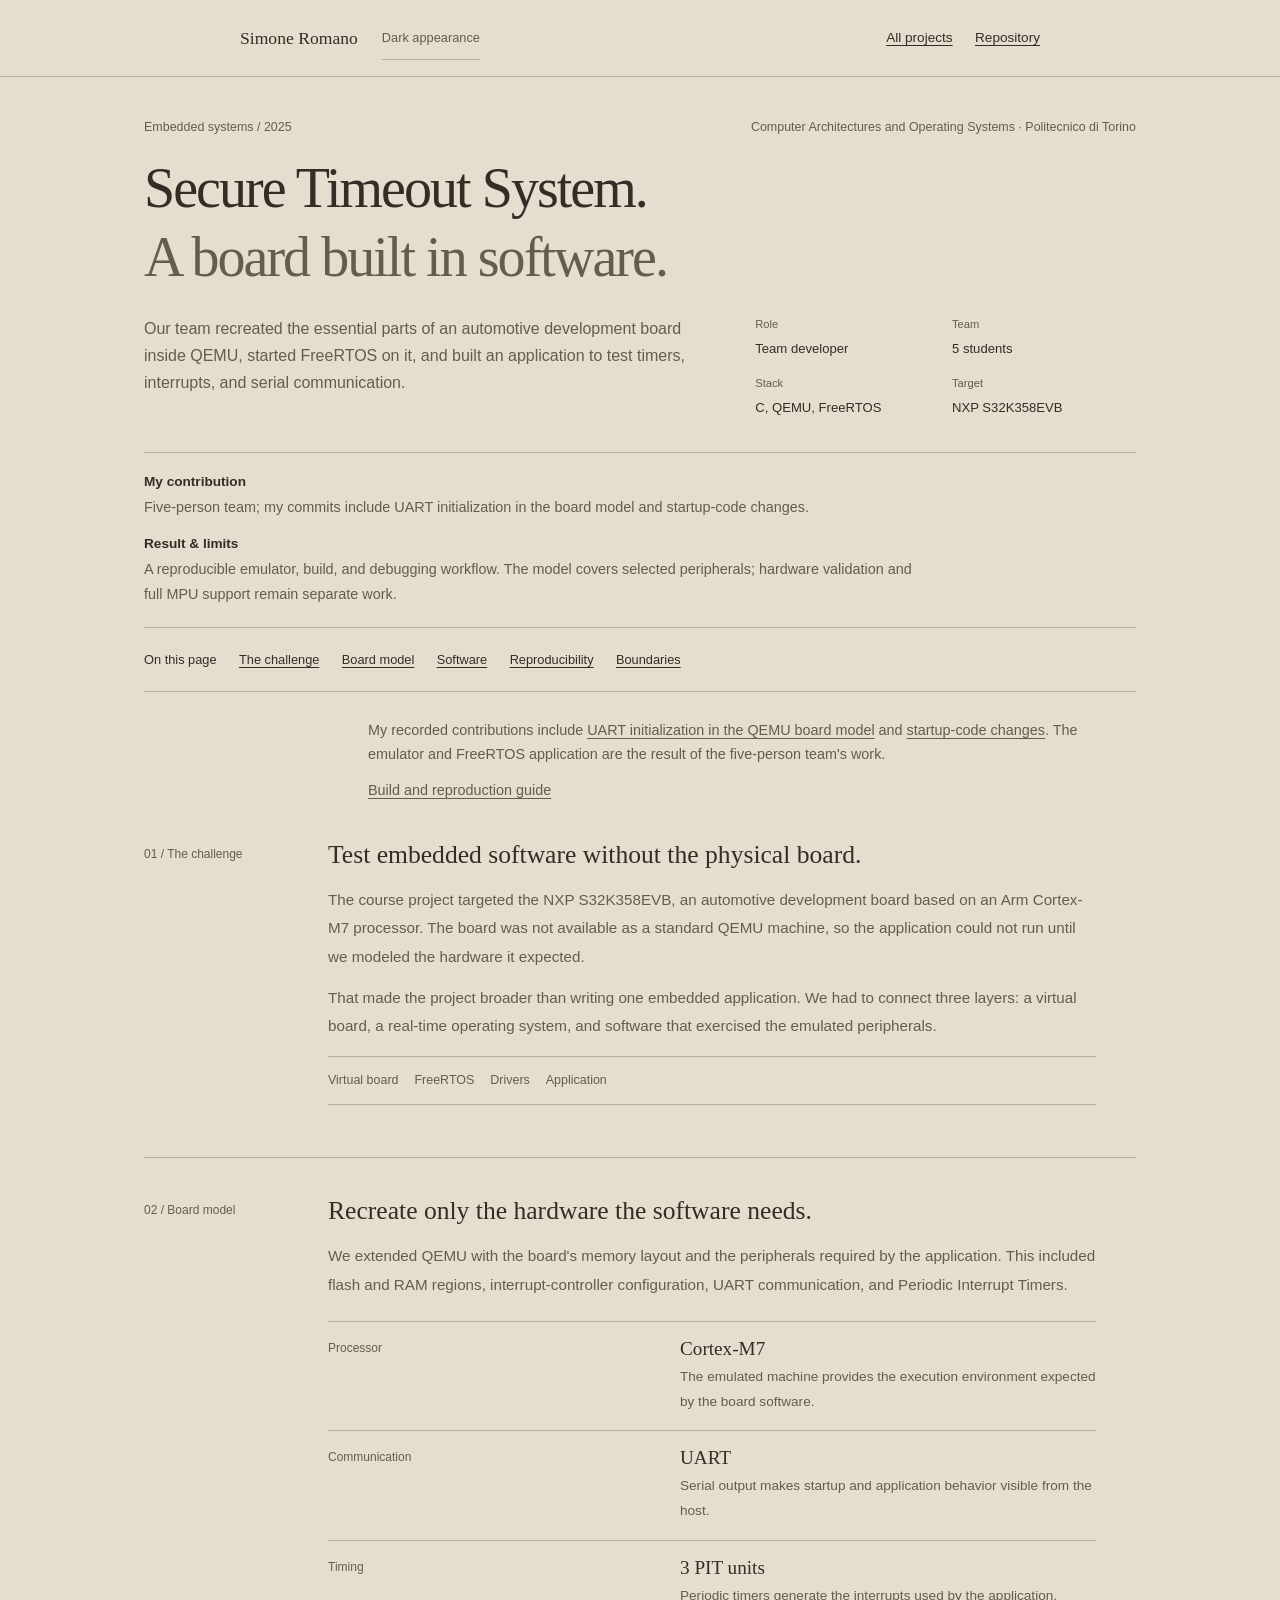
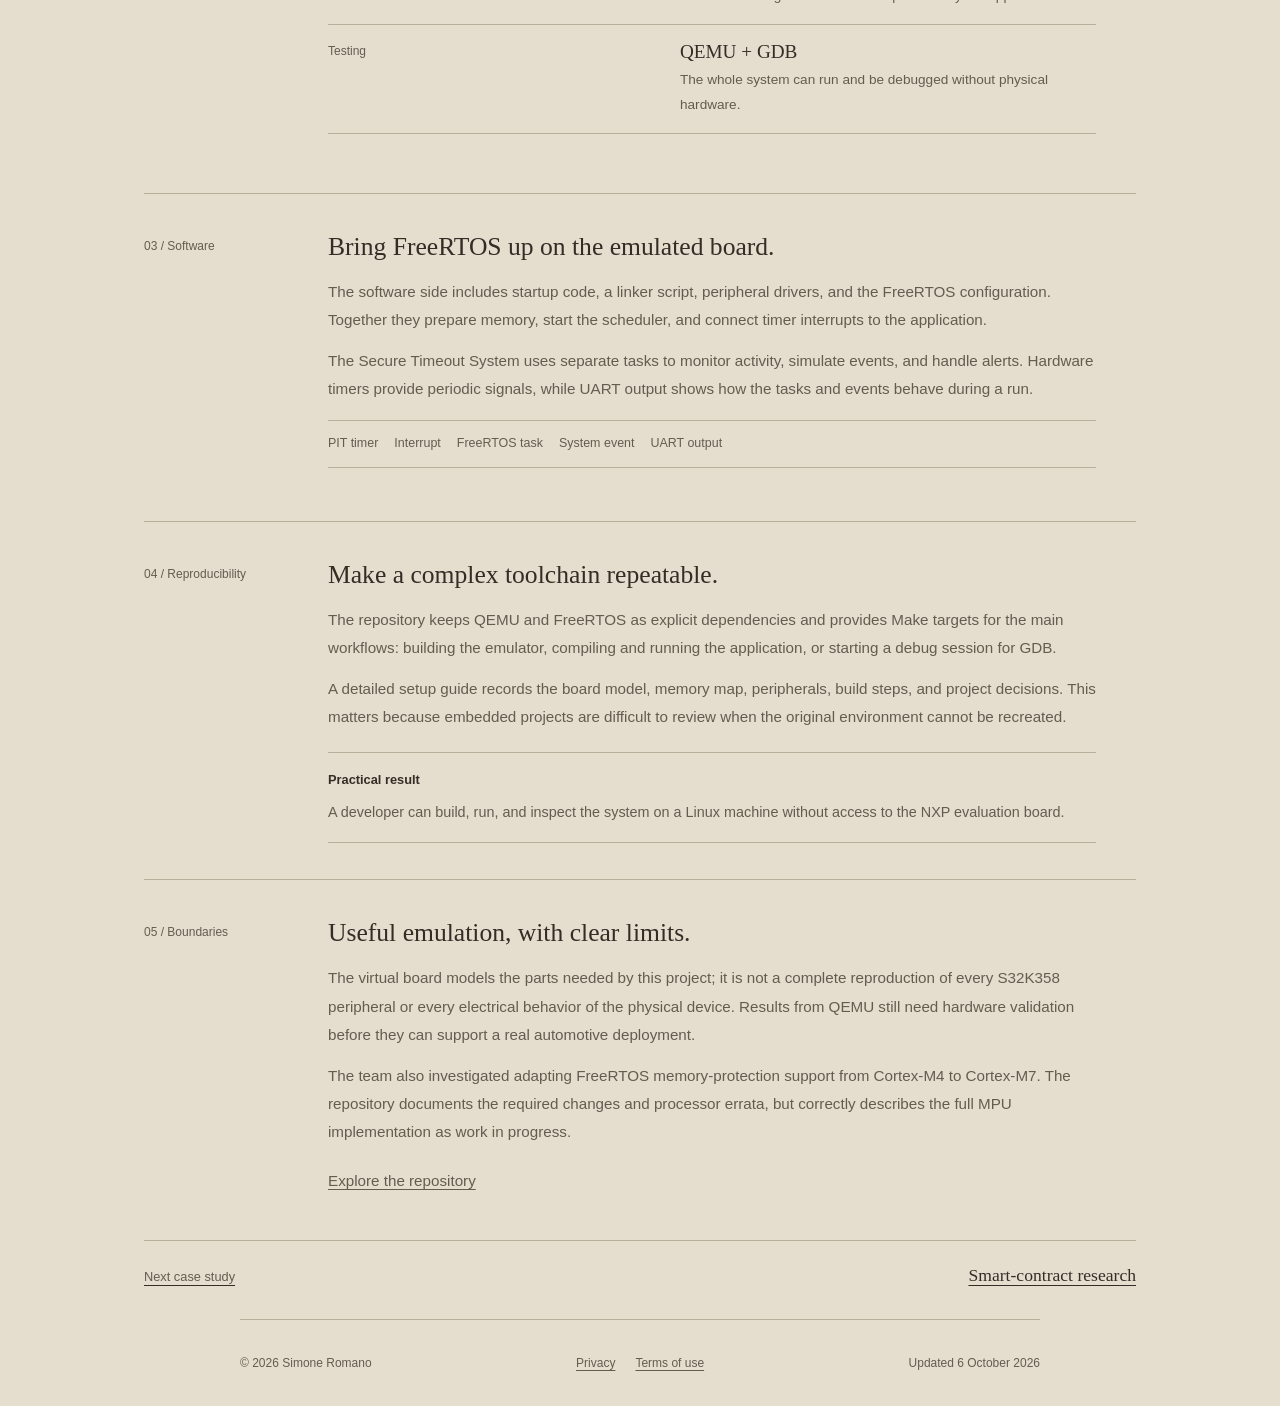
<file: case-studies/secure-timeout-system.html>
<!doctype html>
<html lang="en">
  <head>
    <meta charset="utf-8">
    <meta name="viewport" content="width=device-width, initial-scale=1">
    <meta name="description" content="A team project that emulates an NXP S32K358 evaluation board in QEMU, runs FreeRTOS, and tests timers, interrupts, and UART communication.">
    <meta name="theme-color" content="#e5ddce">
    <link rel="canonical" href="https://sromano-digital-portfolio.simoneromano221.workers.dev/case-studies/secure-timeout-system.html">
    <meta property="og:title" content="Secure Timeout System - Simone Romano">
    <meta property="og:description" content="A team project that emulates an NXP S32K358 evaluation board in QEMU, runs FreeRTOS, and tests timers, interrupts, and UART communication.">
    <meta property="og:type" content="website">
    <meta property="og:url" content="https://sromano-digital-portfolio.simoneromano221.workers.dev/case-studies/secure-timeout-system.html">
    <meta name="twitter:card" content="summary">
    <title>Secure Timeout System - Simone Romano</title>
    <script>document.documentElement.classList.add('js');try{const theme=localStorage.getItem('theme');if(theme==='dark'||(!theme&&matchMedia('(prefers-color-scheme: dark)').matches))document.documentElement.dataset.theme='dark'}catch(_){if(matchMedia('(prefers-color-scheme: dark)').matches)document.documentElement.dataset.theme='dark'}</script>
    <link rel="icon" href="../favicon.svg" type="image/svg+xml">
    <link rel="stylesheet" href="../styles.css">
    <script src="../script.js" defer></script>
  </head>
  <body class="case-body"><a class="skip-link" href="#main">Skip to content</a>
    <header class="site-header case-header">
      <div class="header-inner"><a class="wordmark" href="../index.html" aria-label="Back to Simone Romano's portfolio"><span>Simone Romano</span></a><button class="theme-toggle" type="button" data-theme-toggle aria-label="Use dark appearance"><span data-theme-label>Dark appearance</span></button>
        <nav id="case-nav" class="site-nav" aria-label="Case study navigation"><a href="../projects.html"> All projects</a><a class="nav-external" href="https://github.com/sroman0/SECURE-TIMEOUT-SYSTEM-NXPS32K3X8EVB" target="_blank" rel="noreferrer">Repository</a>
        </nav>
      </div>
    </header>
    <main id="main" class="case-main">
      <section class="case-hero">
        <div class="case-kicker"><span>Embedded systems / 2025</span><span>Computer Architectures and Operating Systems · Politecnico di Torino</span>
        </div>
        <h1>Secure Timeout System.<br><em>A board built in software.</em></h1>
        <div class="case-summary">
          <p>Our team recreated the essential parts of an automotive development board inside QEMU, started FreeRTOS on it, and built an application to test timers, interrupts, and serial communication.</p>
          <div class="case-facts">
            <div><span>Role</span><strong>Team developer</strong>
            </div>
            <div><span>Team</span><strong>5 students</strong>
            </div>
            <div><span>Stack</span><strong>C, QEMU, FreeRTOS</strong>
            </div>
            <div><span>Target</span><strong>NXP S32K358EVB</strong>
            </div>
          </div>
        </div>
      </section>
      <aside class="case-at-a-glance" aria-label="Project summary">
        <div>
          <h2>My contribution</h2>
          <p>Five-person team; my commits include UART initialization in the board model and startup-code changes.</p>
        </div>
        <div>
          <h2>Result &amp; limits</h2>
          <p>A reproducible emulator, build, and debugging workflow. The model covers selected peripherals; hardware validation and full MPU support remain separate work.</p>
        </div>
      </aside>
      <nav class="case-contents" aria-label="On this page"><strong>On this page</strong><a href="#section-1">The challenge</a><a href="#section-2">Board model</a><a href="#section-3">Software</a><a href="#section-4">Reproducibility</a><a href="#section-5">Boundaries</a>
      </nav>
      <div class="case-content">
        <div class="case-evidence">
          <p>My recorded contributions include <a href="https://github.com/sroman0/SECURE-TIMEOUT-SYSTEM-NXPS32K3X8EVB/commit/6f51f46b111d736ead228f92c6f7f6e33de5be42" target="_blank" rel="noreferrer">UART initialization in the QEMU board model</a> and <a href="https://github.com/sroman0/SECURE-TIMEOUT-SYSTEM-NXPS32K3X8EVB/commit/1448ddf4b057b51034e2812e8336fff8aea01456" target="_blank" rel="noreferrer">startup-code changes</a>. The emulator and FreeRTOS application are the result of the five-person team's work.</p>
          <p><a href="https://github.com/sroman0/SECURE-TIMEOUT-SYSTEM-NXPS32K3X8EVB/blob/main/GUIDE.md" target="_blank" rel="noreferrer">Build and reproduction guide</a></p>
        </div>
        <section class="case-section" id="section-1">
          <div class="case-section-label">01 / The challenge
          </div>
          <div class="case-prose">
            <h2>Test embedded software without the physical board.</h2>
            <p>The course project targeted the NXP S32K358EVB, an automotive development board based on an Arm Cortex-M7 processor. The board was not available as a standard QEMU machine, so the application could not run until we modeled the hardware it expected.</p>
            <p>That made the project broader than writing one embedded application. We had to connect three layers: a virtual board, a real-time operating system, and software that exercised the emulated peripherals.</p>
            <div class="flow-diagram" aria-label="Project layers"><span>Virtual board</span><i></i><span>FreeRTOS</span><i></i><span>Drivers</span><i></i><span>Application</span>
            </div>
          </div>
        </section>
        <section class="case-section" id="section-2">
          <div class="case-section-label">02 / Board model
          </div>
          <div class="case-prose">
            <h2>Recreate only the hardware the software needs.</h2>
            <p>We extended QEMU with the board's memory layout and the peripherals required by the application. This included flash and RAM regions, interrupt-controller configuration, UART communication, and Periodic Interrupt Timers.</p>
            <div class="outcome-grid">
              <article class="outcome-card"><span>Processor</span><strong>Cortex-M7</strong>
                <p>The emulated machine provides the execution environment expected by the board software.</p>
              </article>
              <article class="outcome-card"><span>Communication</span><strong>UART</strong>
                <p>Serial output makes startup and application behavior visible from the host.</p>
              </article>
              <article class="outcome-card"><span>Timing</span><strong>3 PIT units</strong>
                <p>Periodic timers generate the interrupts used by the application.</p>
              </article>
              <article class="outcome-card accent"><span>Testing</span><strong>QEMU + GDB</strong>
                <p>The whole system can run and be debugged without physical hardware.</p>
              </article>
            </div>
          </div>
        </section>
        <section class="case-section" id="section-3">
          <div class="case-section-label">03 / Software
          </div>
          <div class="case-prose">
            <h2>Bring FreeRTOS up on the emulated board.</h2>
            <p>The software side includes startup code, a linker script, peripheral drivers, and the FreeRTOS configuration. Together they prepare memory, start the scheduler, and connect timer interrupts to the application.</p>
            <p>The Secure Timeout System uses separate tasks to monitor activity, simulate events, and handle alerts. Hardware timers provide periodic signals, while UART output shows how the tasks and events behave during a run.</p>
            <div class="flow-diagram" aria-label="Runtime flow"><span>PIT timer</span><i></i><span>Interrupt</span><i></i><span>FreeRTOS task</span><i></i><span>System event</span><i></i><span>UART output</span>
            </div>
          </div>
        </section>
        <section class="case-section" id="section-4">
          <div class="case-section-label">04 / Reproducibility
          </div>
          <div class="case-prose">
            <h2>Make a complex toolchain repeatable.</h2>
            <p>The repository keeps QEMU and FreeRTOS as explicit dependencies and provides Make targets for the main workflows: building the emulator, compiling and running the application, or starting a debug session for GDB.</p>
            <p>A detailed setup guide records the board model, memory map, peripherals, build steps, and project decisions. This matters because embedded projects are difficult to review when the original environment cannot be recreated.</p>
            <div class="callout"><strong>Practical result</strong>
              <p>A developer can build, run, and inspect the system on a Linux machine without access to the NXP evaluation board.</p>
            </div>
          </div>
        </section>
        <section class="case-section" id="section-5">
          <div class="case-section-label">05 / Boundaries
          </div>
          <div class="case-prose">
            <h2>Useful emulation, with clear limits.</h2>
            <p>The virtual board models the parts needed by this project; it is not a complete reproduction of every S32K358 peripheral or every electrical behavior of the physical device. Results from QEMU still need hardware validation before they can support a real automotive deployment.</p>
            <p>The team also investigated adapting FreeRTOS memory-protection support from Cortex-M4 to Cortex-M7. The repository documents the required changes and processor errata, but correctly describes the full MPU implementation as work in progress.</p>
            <p><a class="button button-primary" href="https://github.com/sroman0/SECURE-TIMEOUT-SYSTEM-NXPS32K3X8EVB" target="_blank" rel="noreferrer">Explore the repository</a></p>
          </div>
        </section><a class="case-next" href="smart-contract-gas-costs.html"><span>Next case study</span><strong>Smart-contract research </strong></a>
      </div>
    </main>
    <footer class="portfolio-footer">
      <p>© <span data-year>2026</span> Simone Romano</p>
      <nav aria-label="Site information"><a href="../privacy.html">Privacy</a><a href="../terms.html">Terms of use</a></nav>
      <p>Updated <time datetime="2026-10-06">6 October 2026</time></p>
    </footer>
  </body>
</html>
</file>
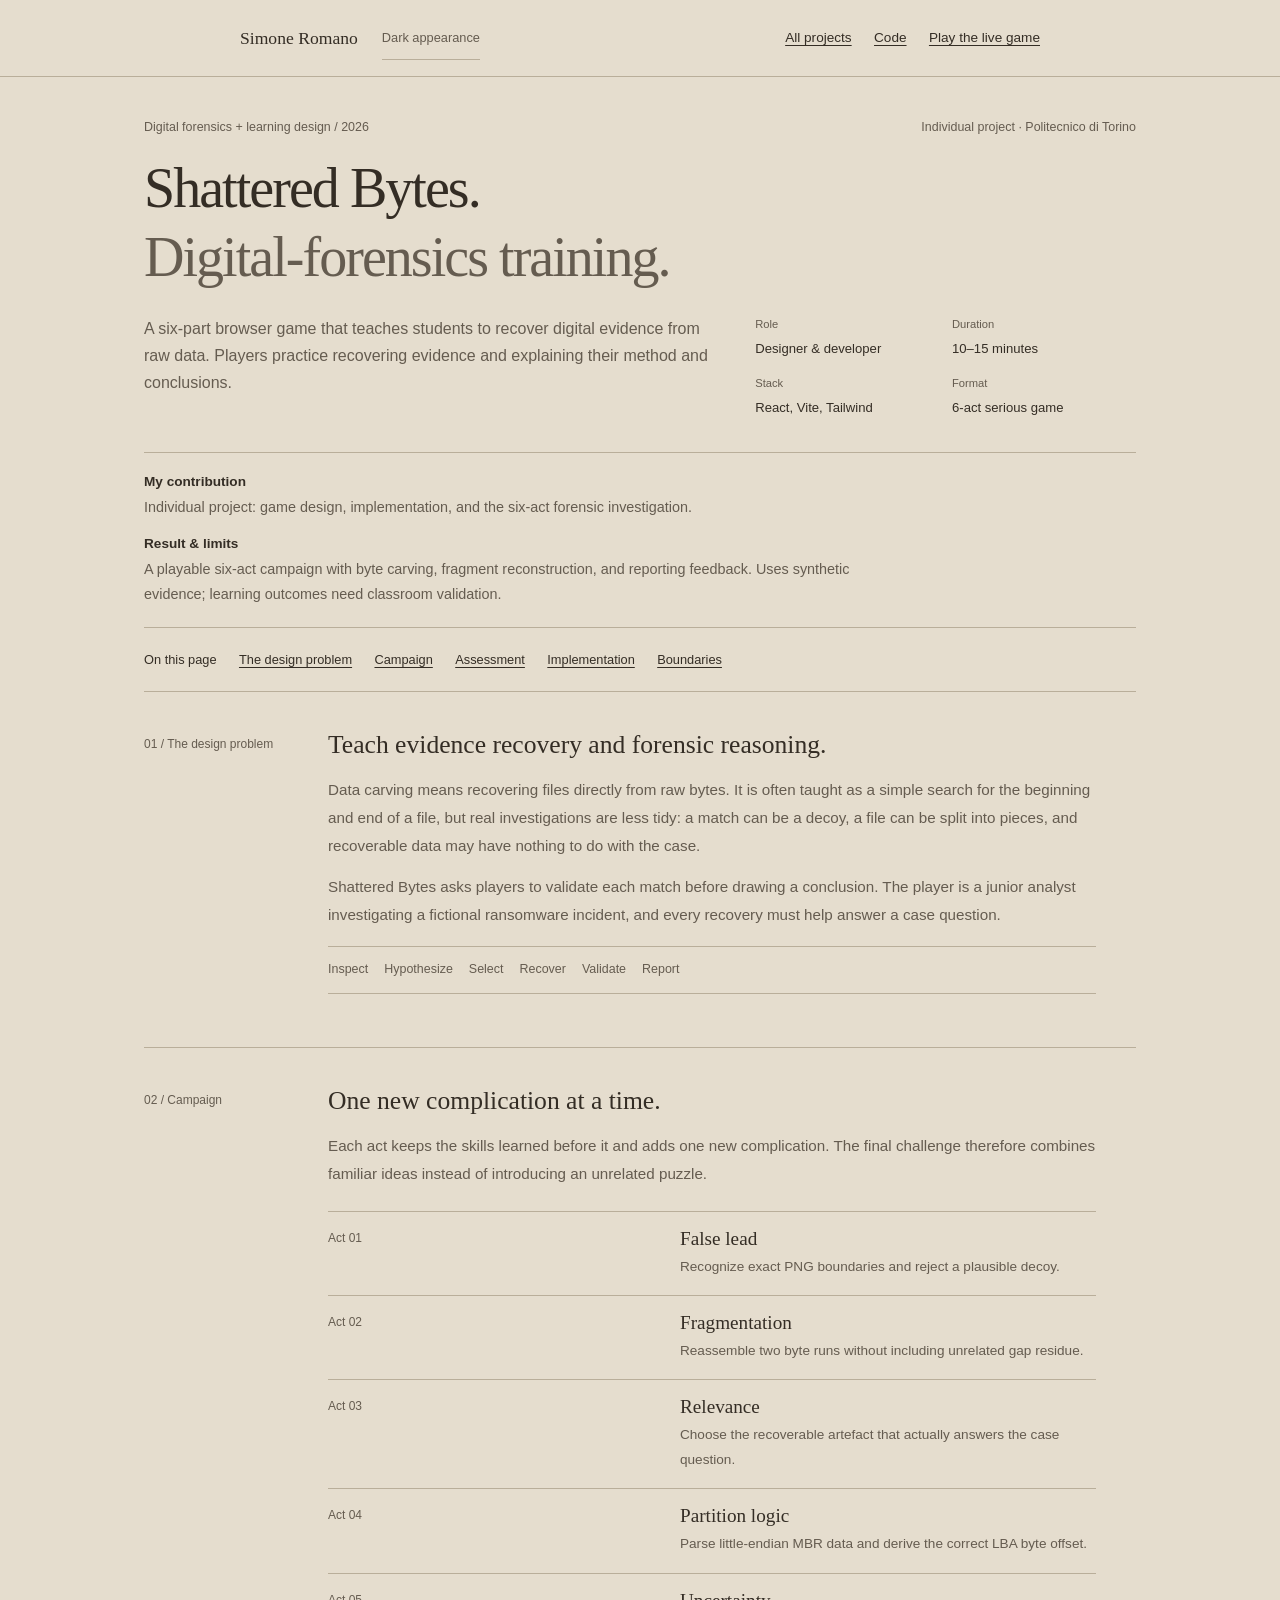
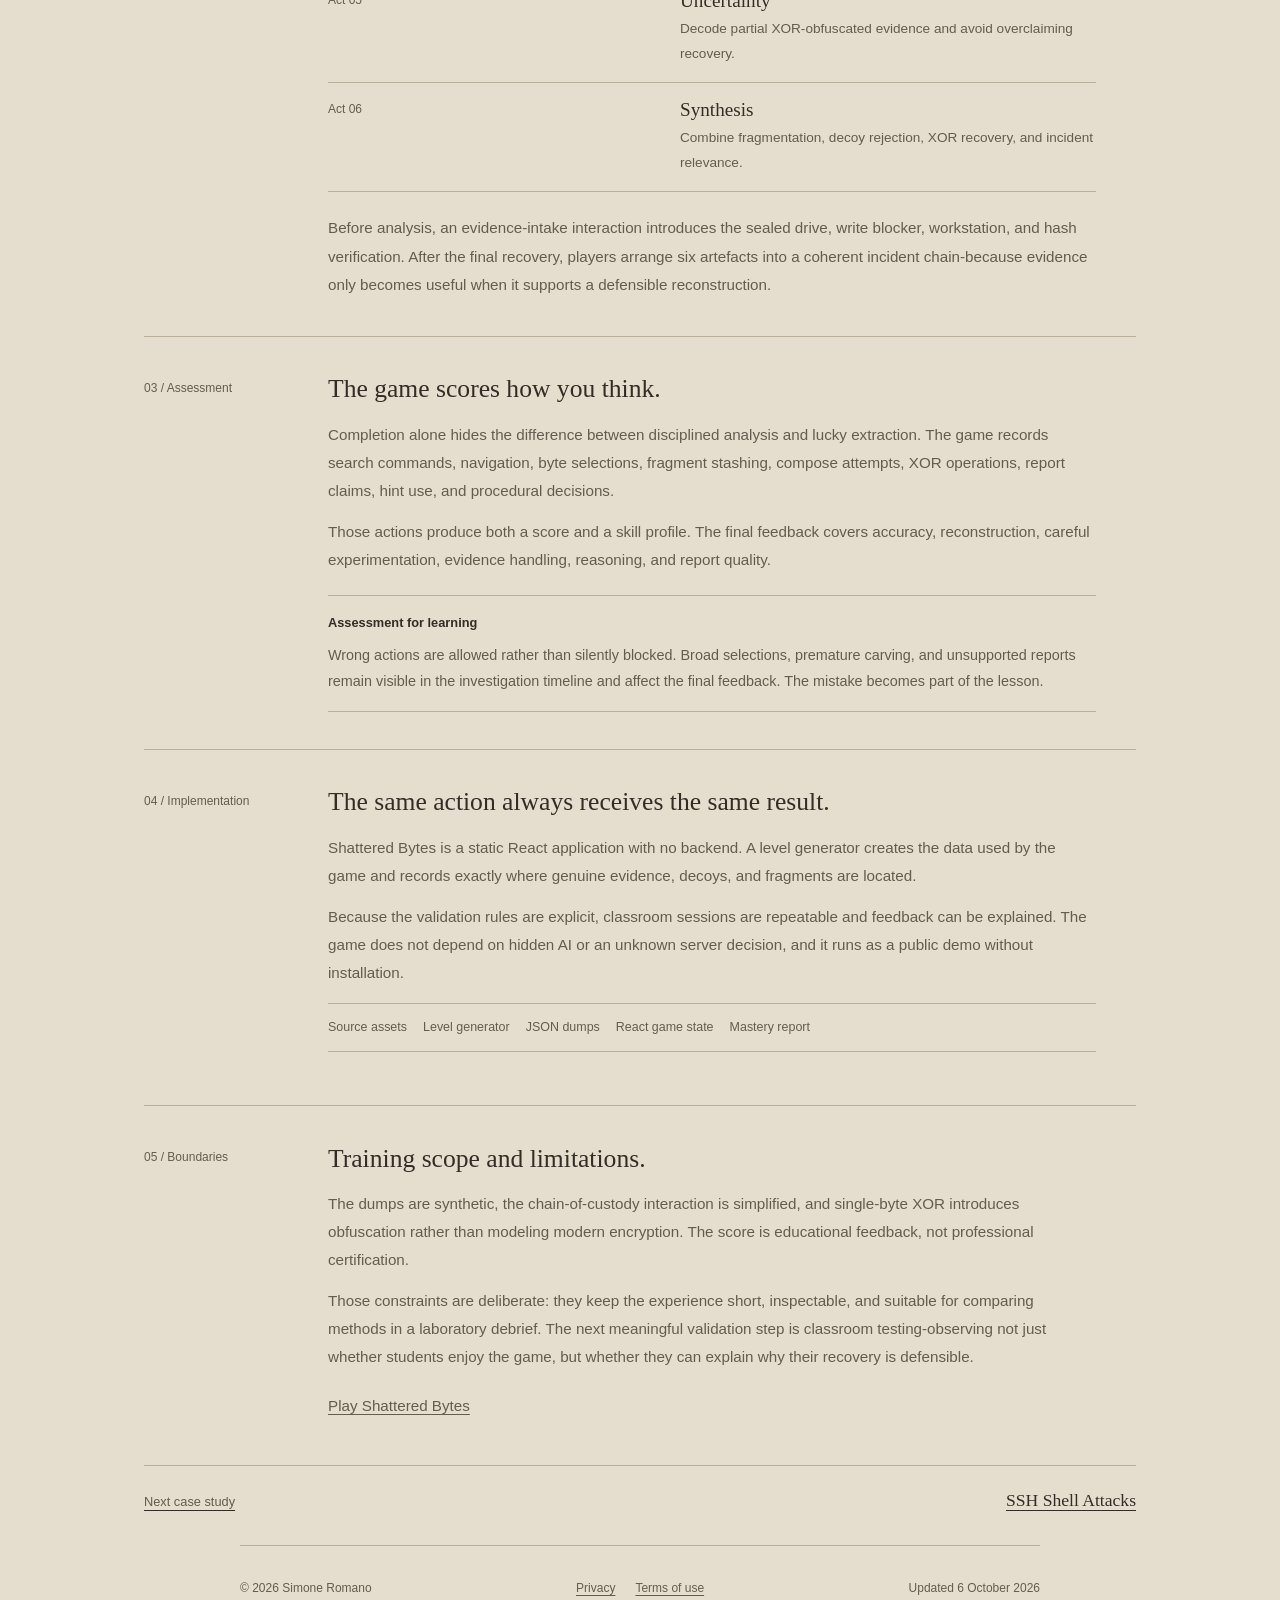
<file: case-studies/shattered-bytes.html>
<!doctype html>
<html lang="en">
  <head>
    <meta charset="utf-8">
    <meta name="viewport" content="width=device-width, initial-scale=1">
    <meta name="description" content="Shattered Bytes is a process-oriented serious game for learning manual data carving and defensible digital-forensics reasoning.">
    <meta name="theme-color" content="#e5ddce">
    <link rel="canonical" href="https://sromano-digital-portfolio.simoneromano221.workers.dev/case-studies/shattered-bytes.html">
    <meta property="og:title" content="Shattered Bytes - Simone Romano">
    <meta property="og:description" content="Shattered Bytes is a process-oriented serious game for learning manual data carving and defensible digital-forensics reasoning.">
    <meta property="og:type" content="website">
    <meta property="og:url" content="https://sromano-digital-portfolio.simoneromano221.workers.dev/case-studies/shattered-bytes.html">
    <meta name="twitter:card" content="summary">
    <title>Shattered Bytes - Simone Romano</title>
    <script>document.documentElement.classList.add('js');try{const theme=localStorage.getItem('theme');if(theme==='dark'||(!theme&&matchMedia('(prefers-color-scheme: dark)').matches))document.documentElement.dataset.theme='dark'}catch(_){if(matchMedia('(prefers-color-scheme: dark)').matches)document.documentElement.dataset.theme='dark'}</script>
    <link rel="icon" href="../favicon.svg" type="image/svg+xml">
    <link rel="stylesheet" href="../styles.css">
    <script src="../script.js" defer></script>
  </head>
  <body class="case-body"><a class="skip-link" href="#main">Skip to content</a>
    <header class="site-header case-header">
      <div class="header-inner"><a class="wordmark" href="../index.html" aria-label="Back to Simone Romano's portfolio"><span>Simone Romano</span></a><button class="theme-toggle" type="button" data-theme-toggle aria-label="Use dark appearance"><span data-theme-label>Dark appearance</span></button>
        <nav id="case-nav" class="site-nav" aria-label="Case study navigation"><a href="../projects.html"> All projects</a><a href="https://github.com/sroman0/shattered-bytes" target="_blank" rel="noreferrer">Code</a><a class="nav-external" href="https://sroman0.github.io/shattered-bytes/" target="_blank" rel="noreferrer">Play the live game</a>
        </nav>
      </div>
    </header>
    <main id="main" class="case-main">
      <section class="case-hero">
        <div class="case-kicker"><span>Digital forensics + learning design / 2026</span><span>Individual project · Politecnico di Torino</span>
        </div>
        <h1>Shattered Bytes.<br><em>Digital-forensics training.</em></h1>
        <div class="case-summary">
          <p>A six-part browser game that teaches students to recover digital evidence from raw data. Players practice recovering evidence and explaining their method and conclusions.</p>
          <div class="case-facts">
            <div><span>Role</span><strong>Designer &amp; developer</strong>
            </div>
            <div><span>Duration</span><strong>10–15 minutes</strong>
            </div>
            <div><span>Stack</span><strong>React, Vite, Tailwind</strong>
            </div>
            <div><span>Format</span><strong>6-act serious game</strong>
            </div>
          </div>
        </div>
      </section>
      <aside class="case-at-a-glance" aria-label="Project summary">
        <div>
          <h2>My contribution</h2>
          <p>Individual project: game design, implementation, and the six-act forensic investigation.</p>
        </div>
        <div>
          <h2>Result &amp; limits</h2>
          <p>A playable six-act campaign with byte carving, fragment reconstruction, and reporting feedback. Uses synthetic evidence; learning outcomes need classroom validation.</p>
        </div>
      </aside>
      <nav class="case-contents" aria-label="On this page"><strong>On this page</strong><a href="#section-1">The design problem</a><a href="#section-2">Campaign</a><a href="#section-3">Assessment</a><a href="#section-4">Implementation</a><a href="#section-5">Boundaries</a>
      </nav>
      <div class="case-content">
        <section class="case-section" id="section-1">
          <div class="case-section-label">01 / The design problem
          </div>
          <div class="case-prose">
            <h2>Teach evidence recovery and forensic reasoning.</h2>
            <p>Data carving means recovering files directly from raw bytes. It is often taught as a simple search for the beginning and end of a file, but real investigations are less tidy: a match can be a decoy, a file can be split into pieces, and recoverable data may have nothing to do with the case.</p>
            <p>Shattered Bytes asks players to validate each match before drawing a conclusion. The player is a junior analyst investigating a fictional ransomware incident, and every recovery must help answer a case question.</p>
            <div class="flow-diagram" aria-label="Core forensic workflow"><span>Inspect</span><i></i><span>Hypothesize</span><i></i><span>Select</span><i></i><span>Recover</span><i></i><span>Validate</span><i></i><span>Report</span>
            </div>
          </div>
        </section>
        <section class="case-section" id="section-2">
          <div class="case-section-label">02 / Campaign
          </div>
          <div class="case-prose">
            <h2>One new complication at a time.</h2>
            <p>Each act keeps the skills learned before it and adds one new complication. The final challenge therefore combines familiar ideas instead of introducing an unrelated puzzle.</p>
            <div class="outcome-grid">
              <article class="outcome-card"><span>Act 01</span><strong>False lead</strong>
                <p>Recognize exact PNG boundaries and reject a plausible decoy.</p>
              </article>
              <article class="outcome-card"><span>Act 02</span><strong>Fragmentation</strong>
                <p>Reassemble two byte runs without including unrelated gap residue.</p>
              </article>
              <article class="outcome-card"><span>Act 03</span><strong>Relevance</strong>
                <p>Choose the recoverable artefact that actually answers the case question.</p>
              </article>
              <article class="outcome-card"><span>Act 04</span><strong>Partition logic</strong>
                <p>Parse little-endian MBR data and derive the correct LBA byte offset.</p>
              </article>
              <article class="outcome-card"><span>Act 05</span><strong>Uncertainty</strong>
                <p>Decode partial XOR-obfuscated evidence and avoid overclaiming recovery.</p>
              </article>
              <article class="outcome-card accent"><span>Act 06</span><strong>Synthesis</strong>
                <p>Combine fragmentation, decoy rejection, XOR recovery, and incident relevance.</p>
              </article>
            </div>
            <p>Before analysis, an evidence-intake interaction introduces the sealed drive, write blocker, workstation, and hash verification. After the final recovery, players arrange six artefacts into a coherent incident chain-because evidence only becomes useful when it supports a defensible reconstruction.</p>
          </div>
        </section>
        <section class="case-section" id="section-3">
          <div class="case-section-label">03 / Assessment
          </div>
          <div class="case-prose">
            <h2>The game scores how you think.</h2>
            <p>Completion alone hides the difference between disciplined analysis and lucky extraction. The game records search commands, navigation, byte selections, fragment stashing, compose attempts, XOR operations, report claims, hint use, and procedural decisions.</p>
            <p>Those actions produce both a score and a skill profile. The final feedback covers accuracy, reconstruction, careful experimentation, evidence handling, reasoning, and report quality.</p>
            <div class="callout"><strong>Assessment for learning</strong>
              <p>Wrong actions are allowed rather than silently blocked. Broad selections, premature carving, and unsupported reports remain visible in the investigation timeline and affect the final feedback. The mistake becomes part of the lesson.</p>
            </div>
          </div>
        </section>
        <section class="case-section" id="section-4">
          <div class="case-section-label">04 / Implementation
          </div>
          <div class="case-prose">
            <h2>The same action always receives the same result.</h2>
            <p>Shattered Bytes is a static React application with no backend. A level generator creates the data used by the game and records exactly where genuine evidence, decoys, and fragments are located.</p>
            <p>Because the validation rules are explicit, classroom sessions are repeatable and feedback can be explained. The game does not depend on hidden AI or an unknown server decision, and it runs as a public demo without installation.</p>
            <div class="flow-diagram" aria-label="Technical architecture"><span>Source assets</span><i></i><span>Level generator</span><i></i><span>JSON dumps</span><i></i><span>React game state</span><i></i><span>Mastery report</span>
            </div>
          </div>
        </section>
        <section class="case-section" id="section-5">
          <div class="case-section-label">05 / Boundaries
          </div>
          <div class="case-prose">
            <h2>Training scope and limitations.</h2>
            <p>The dumps are synthetic, the chain-of-custody interaction is simplified, and single-byte XOR introduces obfuscation rather than modeling modern encryption. The score is educational feedback, not professional certification.</p>
            <p>Those constraints are deliberate: they keep the experience short, inspectable, and suitable for comparing methods in a laboratory debrief. The next meaningful validation step is classroom testing-observing not just whether students enjoy the game, but whether they can explain why their recovery is defensible.</p>
            <p><a class="button button-primary" href="https://sroman0.github.io/shattered-bytes/" target="_blank" rel="noreferrer">Play Shattered Bytes</a></p>
          </div>
        </section><a class="case-next" href="ssh-shell-attacks.html"><span>Next case study</span><strong>SSH Shell Attacks </strong></a>
      </div>
    </main>
    <footer class="portfolio-footer">
      <p>© <span data-year>2026</span> Simone Romano</p>
      <nav aria-label="Site information"><a href="../privacy.html">Privacy</a><a href="../terms.html">Terms of use</a></nav>
      <p>Updated <time datetime="2026-10-06">6 October 2026</time></p>
    </footer>
  </body>
</html>
</file>
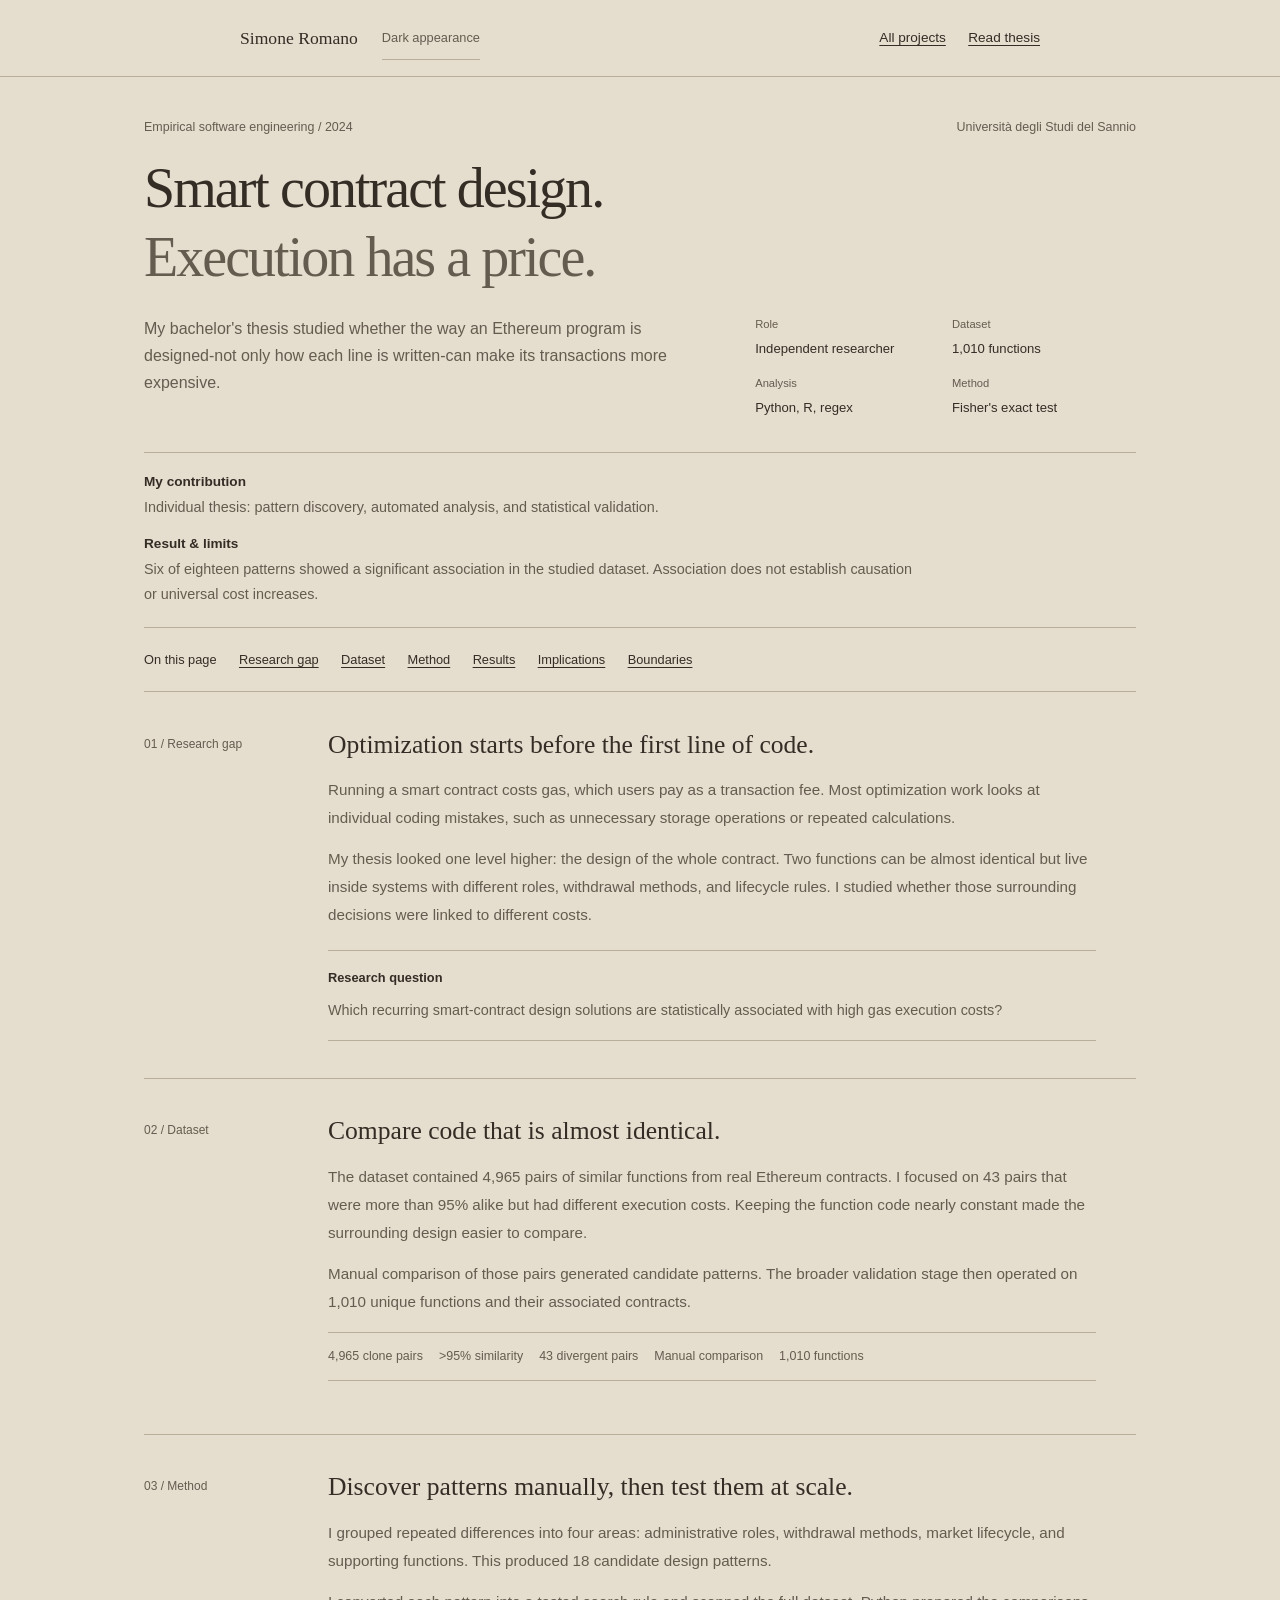
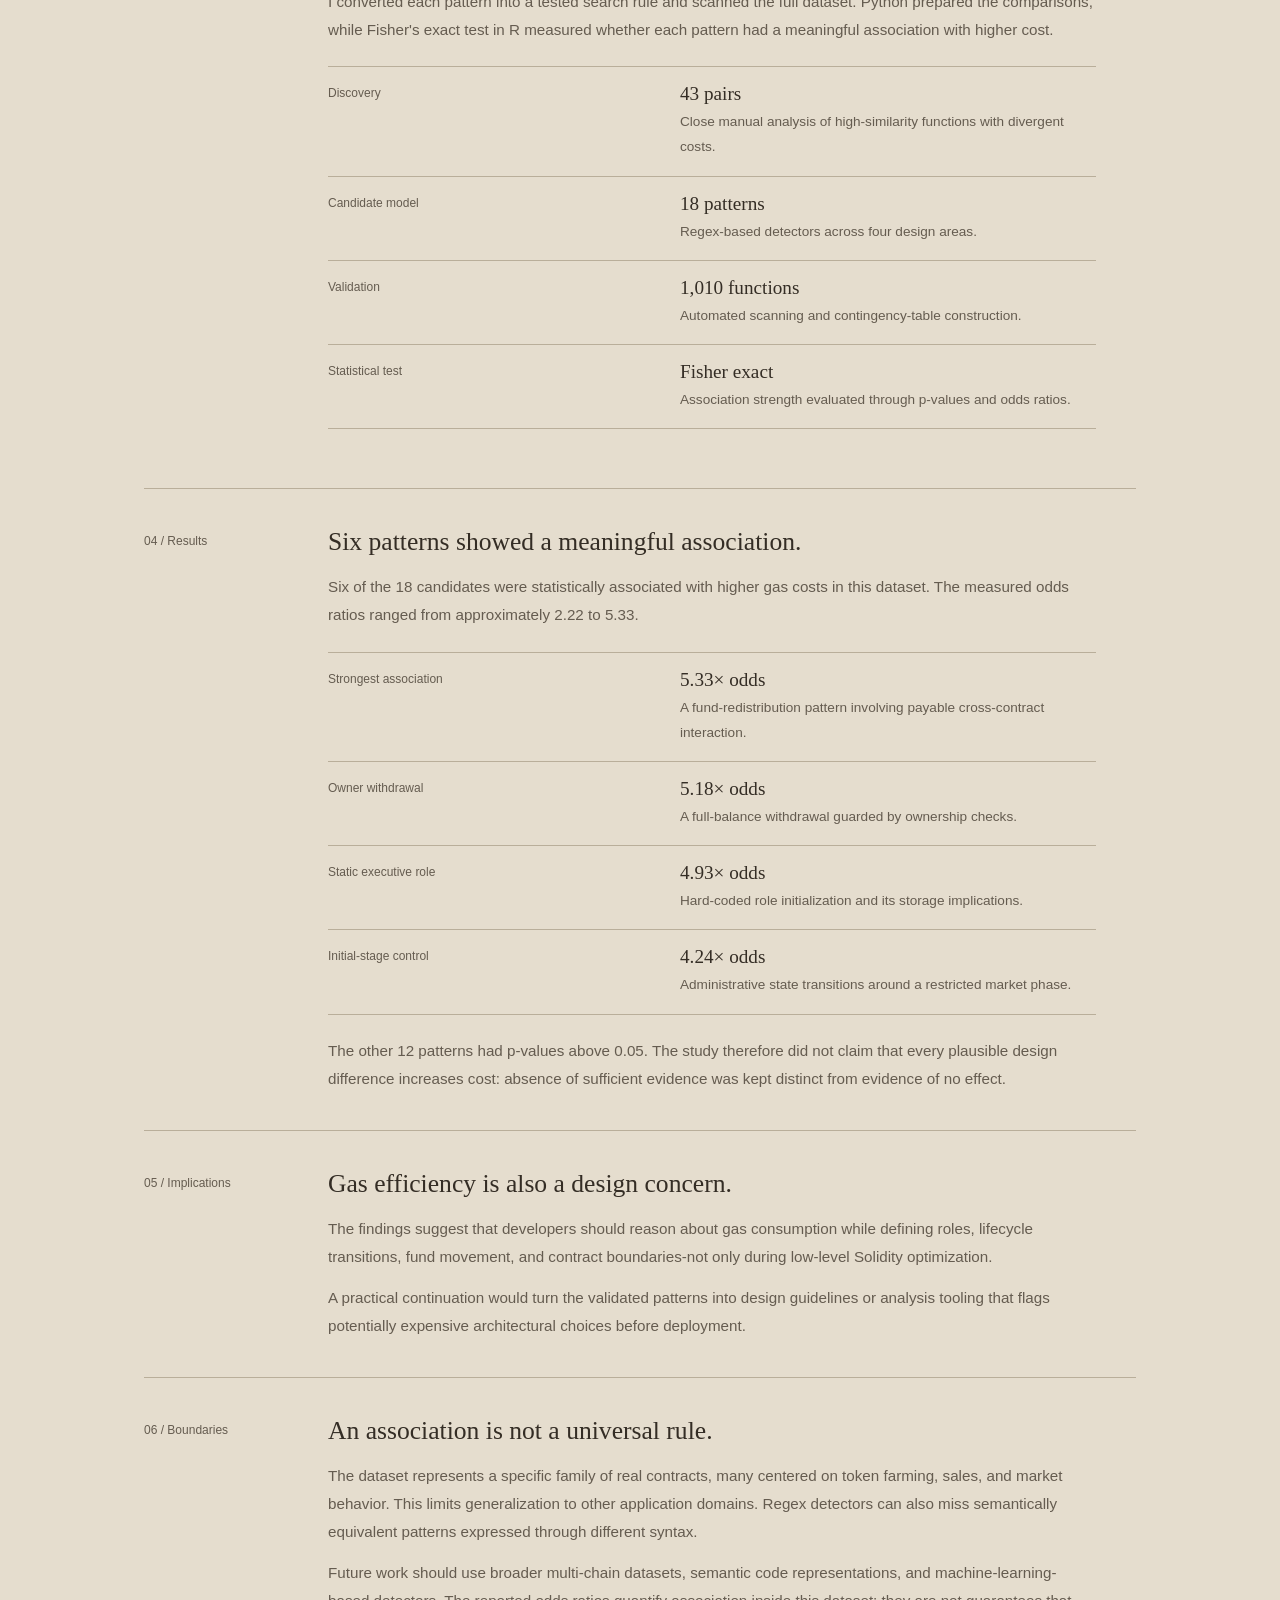
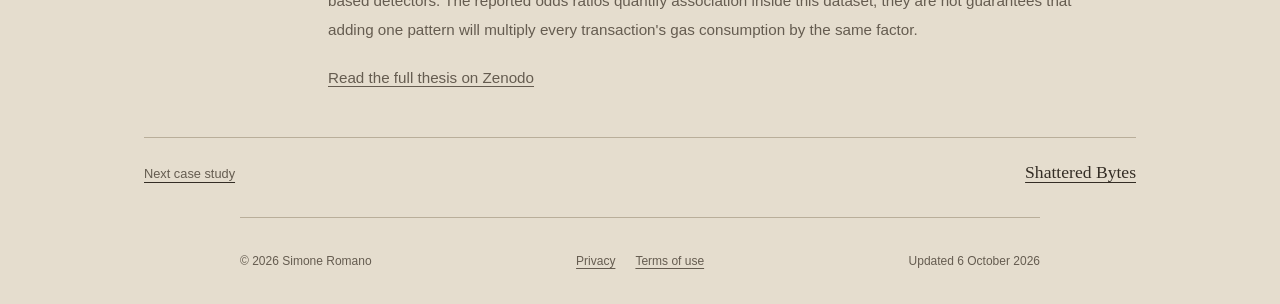
<file: case-studies/smart-contract-gas-costs.html>
<!doctype html>
<html lang="en">
  <head>
    <meta charset="utf-8">
    <meta name="viewport" content="width=device-width, initial-scale=1">
    <meta name="description" content="An empirical bachelor's thesis investigating how design decisions in Ethereum smart contracts are associated with higher gas execution costs.">
    <meta name="theme-color" content="#e5ddce">
    <link rel="canonical" href="https://sromano-digital-portfolio.simoneromano221.workers.dev/case-studies/smart-contract-gas-costs.html">
    <meta property="og:title" content="Smart Contract Design &amp; Gas Costs - Simone Romano">
    <meta property="og:description" content="An empirical bachelor's thesis investigating how design decisions in Ethereum smart contracts are associated with higher gas execution costs.">
    <meta property="og:type" content="website">
    <meta property="og:url" content="https://sromano-digital-portfolio.simoneromano221.workers.dev/case-studies/smart-contract-gas-costs.html">
    <meta name="twitter:card" content="summary">
    <title>Smart Contract Design &amp; Gas Costs - Simone Romano</title>
    <script>document.documentElement.classList.add('js');try{const theme=localStorage.getItem('theme');if(theme==='dark'||(!theme&&matchMedia('(prefers-color-scheme: dark)').matches))document.documentElement.dataset.theme='dark'}catch(_){if(matchMedia('(prefers-color-scheme: dark)').matches)document.documentElement.dataset.theme='dark'}</script>
    <link rel="icon" href="../favicon.svg" type="image/svg+xml">
    <link rel="stylesheet" href="../styles.css">
    <script src="../script.js" defer></script>
  </head>
  <body class="case-body"><a class="skip-link" href="#main">Skip to content</a>
    <header class="site-header case-header">
      <div class="header-inner"><a class="wordmark" href="../index.html" aria-label="Back to Simone Romano's portfolio"><span>Simone Romano</span></a><button class="theme-toggle" type="button" data-theme-toggle aria-label="Use dark appearance"><span data-theme-label>Dark appearance</span></button>
        <nav id="case-nav" class="site-nav" aria-label="Case study navigation"><a href="../projects.html"> All projects</a><a class="nav-external" href="https://zenodo.org/records/20776825" target="_blank" rel="noreferrer">Read thesis</a>
        </nav>
      </div>
    </header>
    <main id="main" class="case-main">
      <section class="case-hero">
        <div class="case-kicker"><span>Empirical software engineering / 2024</span><span>Università degli Studi del Sannio</span>
        </div>
        <h1>Smart contract design.<br><em>Execution has a price.</em></h1>
        <div class="case-summary">
          <p>My bachelor's thesis studied whether the way an Ethereum program is designed-not only how each line is written-can make its transactions more expensive.</p>
          <div class="case-facts">
            <div><span>Role</span><strong>Independent researcher</strong>
            </div>
            <div><span>Dataset</span><strong>1,010 functions</strong>
            </div>
            <div><span>Analysis</span><strong>Python, R, regex</strong>
            </div>
            <div><span>Method</span><strong>Fisher's exact test</strong>
            </div>
          </div>
        </div>
      </section>
      <aside class="case-at-a-glance" aria-label="Project summary">
        <div>
          <h2>My contribution</h2>
          <p>Individual thesis: pattern discovery, automated analysis, and statistical validation.</p>
        </div>
        <div>
          <h2>Result &amp; limits</h2>
          <p>Six of eighteen patterns showed a significant association in the studied dataset. Association does not establish causation or universal cost increases.</p>
        </div>
      </aside>
      <nav class="case-contents" aria-label="On this page"><strong>On this page</strong><a href="#section-1">Research gap</a><a href="#section-2">Dataset</a><a href="#section-3">Method</a><a href="#section-4">Results</a><a href="#section-5">Implications</a><a href="#section-6">Boundaries</a>
      </nav>
      <div class="case-content">
        <section class="case-section" id="section-1">
          <div class="case-section-label">01 / Research gap
          </div>
          <div class="case-prose">
            <h2>Optimization starts before the first line of code.</h2>
            <p>Running a smart contract costs gas, which users pay as a transaction fee. Most optimization work looks at individual coding mistakes, such as unnecessary storage operations or repeated calculations.</p>
            <p>My thesis looked one level higher: the design of the whole contract. Two functions can be almost identical but live inside systems with different roles, withdrawal methods, and lifecycle rules. I studied whether those surrounding decisions were linked to different costs.</p>
            <div class="callout"><strong>Research question</strong>
              <p>Which recurring smart-contract design solutions are statistically associated with high gas execution costs?</p>
            </div>
          </div>
        </section>
        <section class="case-section" id="section-2">
          <div class="case-section-label">02 / Dataset
          </div>
          <div class="case-prose">
            <h2>Compare code that is almost identical.</h2>
            <p>The dataset contained 4,965 pairs of similar functions from real Ethereum contracts. I focused on 43 pairs that were more than 95% alike but had different execution costs. Keeping the function code nearly constant made the surrounding design easier to compare.</p>
            <p>Manual comparison of those pairs generated candidate patterns. The broader validation stage then operated on 1,010 unique functions and their associated contracts.</p>
            <div class="flow-diagram" aria-label="Dataset refinement"><span>4,965 clone pairs</span><i></i><span>&gt;95% similarity</span><i></i><span>43 divergent pairs</span><i></i><span>Manual comparison</span><i></i><span>1,010 functions</span>
            </div>
          </div>
        </section>
        <section class="case-section" id="section-3">
          <div class="case-section-label">03 / Method
          </div>
          <div class="case-prose">
            <h2>Discover patterns manually, then test them at scale.</h2>
            <p>I grouped repeated differences into four areas: administrative roles, withdrawal methods, market lifecycle, and supporting functions. This produced 18 candidate design patterns.</p>
            <p>I converted each pattern into a tested search rule and scanned the full dataset. Python prepared the comparisons, while Fisher's exact test in R measured whether each pattern had a meaningful association with higher cost.</p>
            <div class="outcome-grid">
              <article class="outcome-card"><span>Discovery</span><strong>43 pairs</strong>
                <p>Close manual analysis of high-similarity functions with divergent costs.</p>
              </article>
              <article class="outcome-card"><span>Candidate model</span><strong>18 patterns</strong>
                <p>Regex-based detectors across four design areas.</p>
              </article>
              <article class="outcome-card"><span>Validation</span><strong>1,010 functions</strong>
                <p>Automated scanning and contingency-table construction.</p>
              </article>
              <article class="outcome-card accent"><span>Statistical test</span><strong>Fisher exact</strong>
                <p>Association strength evaluated through p-values and odds ratios.</p>
              </article>
            </div>
          </div>
        </section>
        <section class="case-section" id="section-4">
          <div class="case-section-label">04 / Results
          </div>
          <div class="case-prose">
            <h2>Six patterns showed a meaningful association.</h2>
            <p>Six of the 18 candidates were statistically associated with higher gas costs in this dataset. The measured odds ratios ranged from approximately 2.22 to 5.33.</p>
            <div class="outcome-grid">
              <article class="outcome-card accent"><span>Strongest association</span><strong>5.33× odds</strong>
                <p>A fund-redistribution pattern involving payable cross-contract interaction.</p>
              </article>
              <article class="outcome-card accent"><span>Owner withdrawal</span><strong>5.18× odds</strong>
                <p>A full-balance withdrawal guarded by ownership checks.</p>
              </article>
              <article class="outcome-card"><span>Static executive role</span><strong>4.93× odds</strong>
                <p>Hard-coded role initialization and its storage implications.</p>
              </article>
              <article class="outcome-card"><span>Initial-stage control</span><strong>4.24× odds</strong>
                <p>Administrative state transitions around a restricted market phase.</p>
              </article>
            </div>
            <p>The other 12 patterns had p-values above 0.05. The study therefore did not claim that every plausible design difference increases cost: absence of sufficient evidence was kept distinct from evidence of no effect.</p>
          </div>
        </section>
        <section class="case-section" id="section-5">
          <div class="case-section-label">05 / Implications
          </div>
          <div class="case-prose">
            <h2>Gas efficiency is also a design concern.</h2>
            <p>The findings suggest that developers should reason about gas consumption while defining roles, lifecycle transitions, fund movement, and contract boundaries-not only during low-level Solidity optimization.</p>
            <p>A practical continuation would turn the validated patterns into design guidelines or analysis tooling that flags potentially expensive architectural choices before deployment.</p>
          </div>
        </section>
        <section class="case-section" id="section-6">
          <div class="case-section-label">06 / Boundaries
          </div>
          <div class="case-prose">
            <h2>An association is not a universal rule.</h2>
            <p>The dataset represents a specific family of real contracts, many centered on token farming, sales, and market behavior. This limits generalization to other application domains. Regex detectors can also miss semantically equivalent patterns expressed through different syntax.</p>
            <p>Future work should use broader multi-chain datasets, semantic code representations, and machine-learning-based detectors. The reported odds ratios quantify association inside this dataset; they are not guarantees that adding one pattern will multiply every transaction's gas consumption by the same factor.</p>
            <p><a class="button button-primary" href="https://zenodo.org/records/20776825" target="_blank" rel="noreferrer">Read the full thesis on Zenodo</a></p>
          </div>
        </section><a class="case-next" href="shattered-bytes.html"><span>Next case study</span><strong>Shattered Bytes </strong></a>
      </div>
    </main>
    <footer class="portfolio-footer">
      <p>© <span data-year>2026</span> Simone Romano</p>
      <nav aria-label="Site information"><a href="../privacy.html">Privacy</a><a href="../terms.html">Terms of use</a></nav>
      <p>Updated <time datetime="2026-10-06">6 October 2026</time></p>
    </footer>
  </body>
</html>
</file>
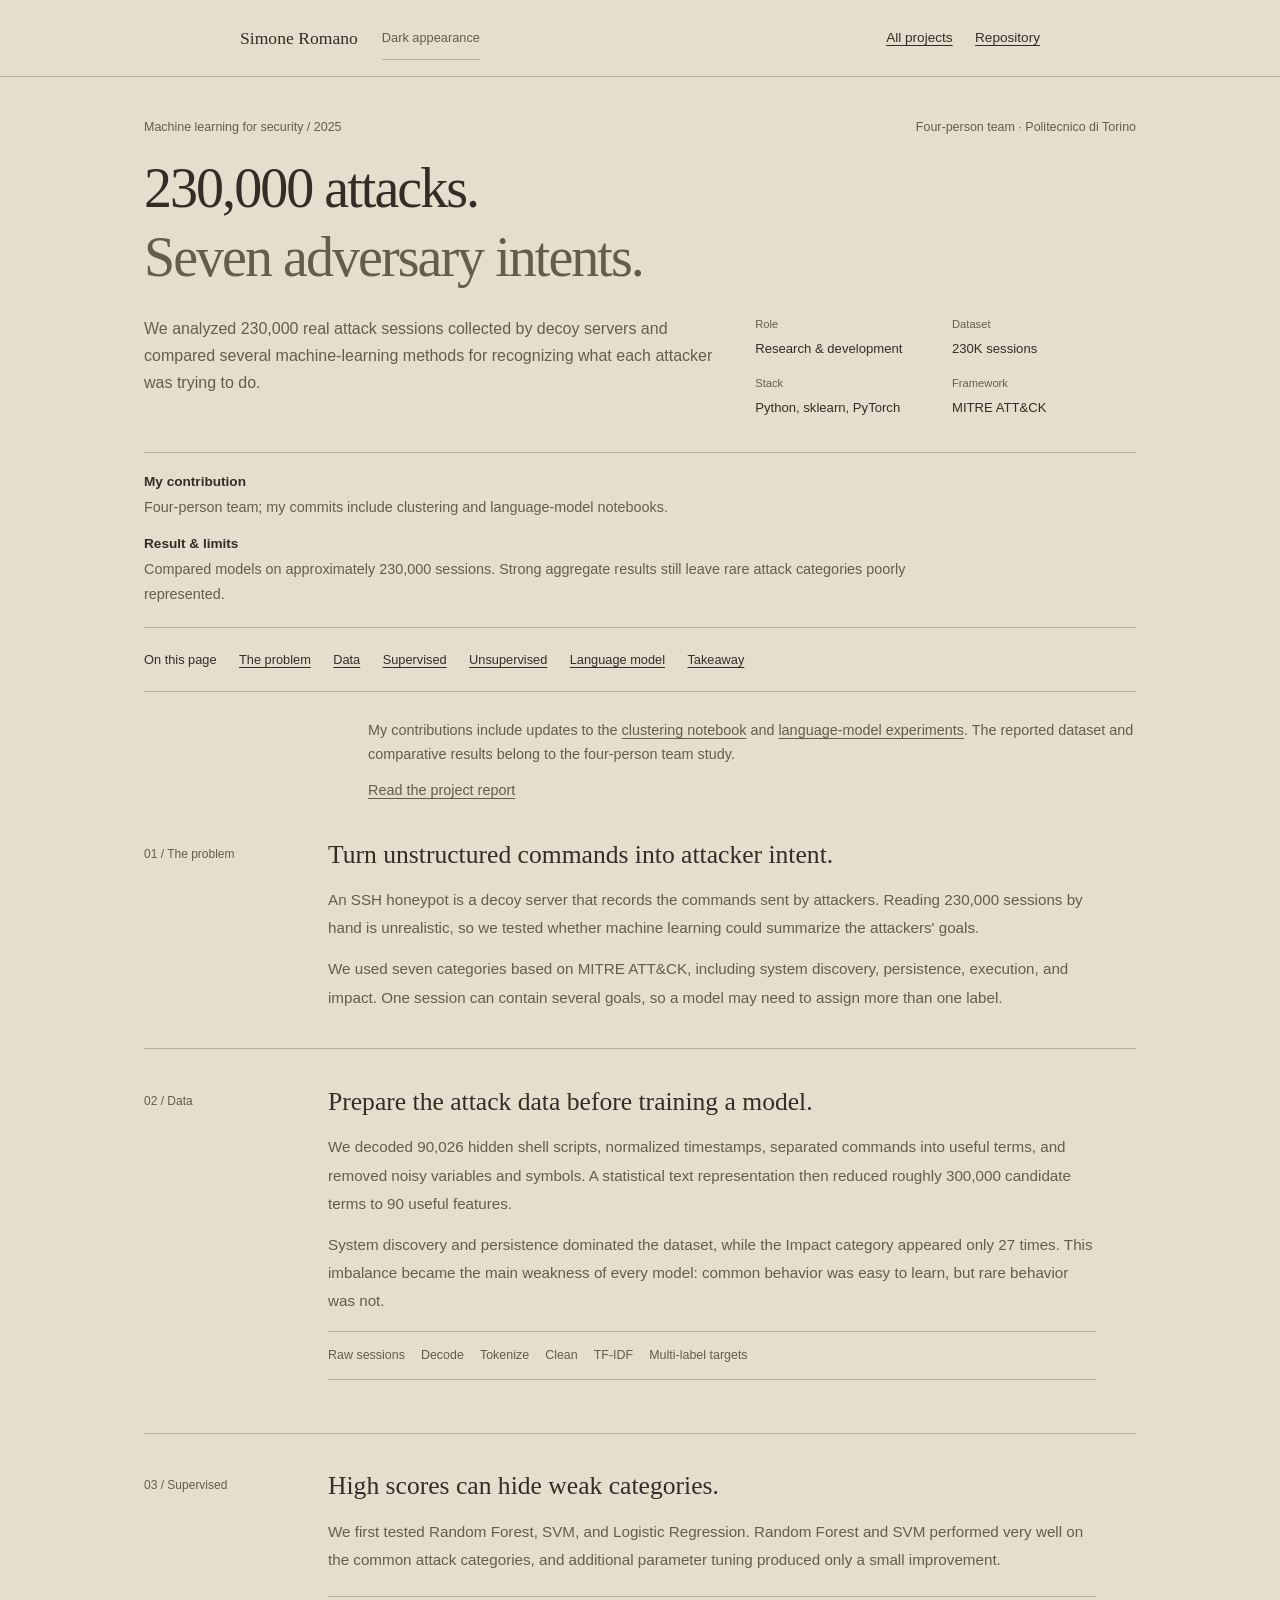
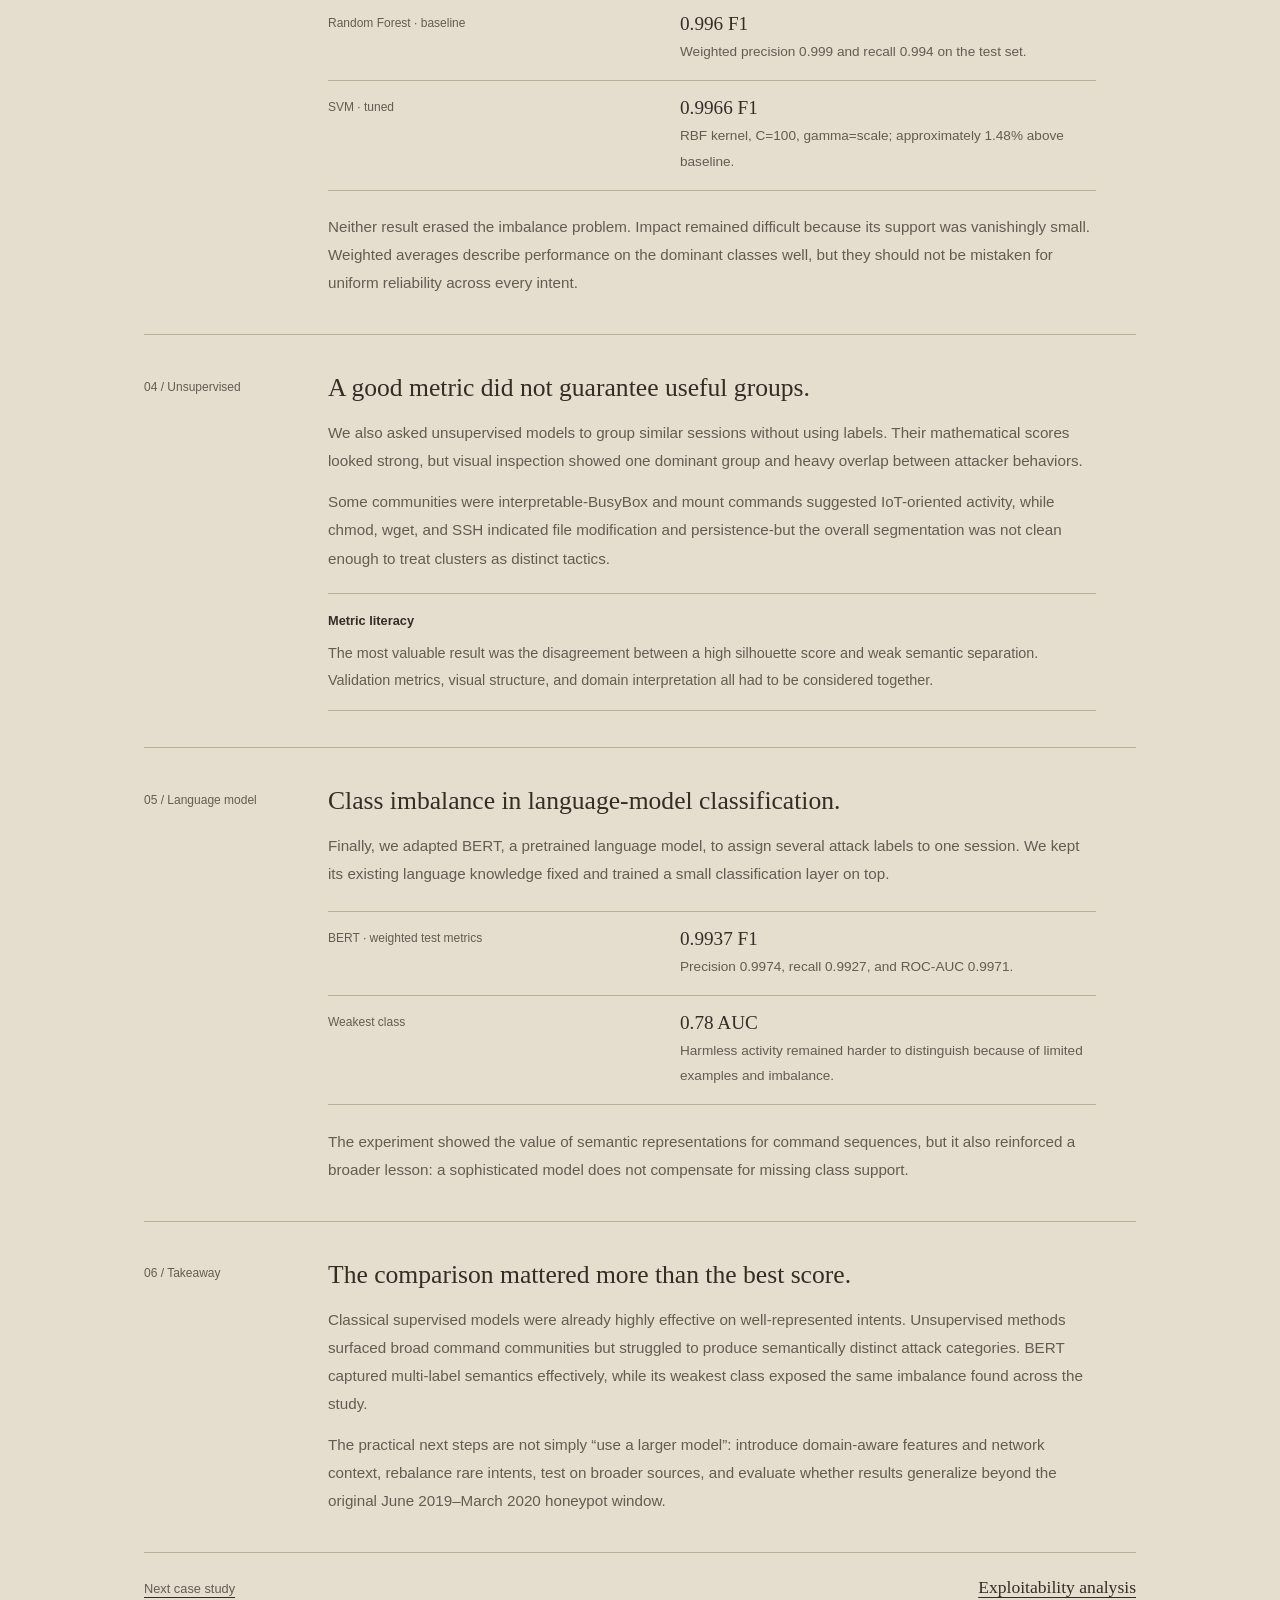
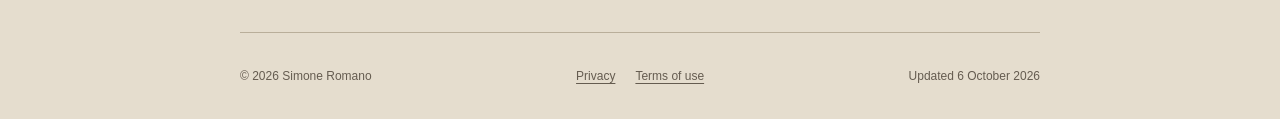
<file: case-studies/ssh-shell-attacks.html>
<!doctype html>
<html lang="en">
  <head>
    <meta charset="utf-8">
    <meta name="viewport" content="width=device-width, initial-scale=1">
    <meta name="description" content="A machine-learning study of 230,000 honeypot-captured SSH shell attack sessions using supervised learning, clustering, and BERT.">
    <meta name="theme-color" content="#e5ddce">
    <link rel="canonical" href="https://sromano-digital-portfolio.simoneromano221.workers.dev/case-studies/ssh-shell-attacks.html">
    <meta property="og:title" content="SSH Shell Attacks - Simone Romano">
    <meta property="og:description" content="A machine-learning study of 230,000 honeypot-captured SSH shell attack sessions using supervised learning, clustering, and BERT.">
    <meta property="og:type" content="website">
    <meta property="og:url" content="https://sromano-digital-portfolio.simoneromano221.workers.dev/case-studies/ssh-shell-attacks.html">
    <meta name="twitter:card" content="summary">
    <title>SSH Shell Attacks - Simone Romano</title>
    <script>document.documentElement.classList.add('js');try{const theme=localStorage.getItem('theme');if(theme==='dark'||(!theme&&matchMedia('(prefers-color-scheme: dark)').matches))document.documentElement.dataset.theme='dark'}catch(_){if(matchMedia('(prefers-color-scheme: dark)').matches)document.documentElement.dataset.theme='dark'}</script>
    <link rel="icon" href="../favicon.svg" type="image/svg+xml">
    <link rel="stylesheet" href="../styles.css">
    <script src="../script.js" defer></script>
  </head>
  <body class="case-body"><a class="skip-link" href="#main">Skip to content</a>
    <header class="site-header case-header">
      <div class="header-inner"><a class="wordmark" href="../index.html" aria-label="Back to Simone Romano's portfolio"><span>Simone Romano</span></a><button class="theme-toggle" type="button" data-theme-toggle aria-label="Use dark appearance"><span data-theme-label>Dark appearance</span></button>
        <nav id="case-nav" class="site-nav" aria-label="Case study navigation"><a href="../projects.html"> All projects</a><a class="nav-external" href="https://github.com/sroman0/SSH-SHELL-ATTACKS" target="_blank" rel="noreferrer">Repository</a>
        </nav>
      </div>
    </header>
    <main id="main" class="case-main">
      <section class="case-hero">
        <div class="case-kicker"><span>Machine learning for security / 2025</span><span>Four-person team · Politecnico di Torino</span>
        </div>
        <h1>230,000 attacks.<br><em>Seven adversary intents.</em></h1>
        <div class="case-summary">
          <p>We analyzed 230,000 real attack sessions collected by decoy servers and compared several machine-learning methods for recognizing what each attacker was trying to do.</p>
          <div class="case-facts">
            <div><span>Role</span><strong>Research &amp; development</strong>
            </div>
            <div><span>Dataset</span><strong>230K sessions</strong>
            </div>
            <div><span>Stack</span><strong>Python, sklearn, PyTorch</strong>
            </div>
            <div><span>Framework</span><strong>MITRE ATT&amp;CK</strong>
            </div>
          </div>
        </div>
      </section>
      <aside class="case-at-a-glance" aria-label="Project summary">
        <div>
          <h2>My contribution</h2>
          <p>Four-person team; my commits include clustering and language-model notebooks.</p>
        </div>
        <div>
          <h2>Result &amp; limits</h2>
          <p>Compared models on approximately 230,000 sessions. Strong aggregate results still leave rare attack categories poorly represented.</p>
        </div>
      </aside>
      <nav class="case-contents" aria-label="On this page"><strong>On this page</strong><a href="#section-1">The problem</a><a href="#section-2">Data</a><a href="#section-3">Supervised</a><a href="#section-4">Unsupervised</a><a href="#section-5">Language model</a><a href="#section-6">Takeaway</a>
      </nav>
      <div class="case-content">
        <div class="case-evidence">
          <p>My contributions include updates to the <a href="https://github.com/sroman0/SSH-SHELL-ATTACKS/commit/a68f285d4c58abc9cc36301dad0ac7823f8d1759" target="_blank" rel="noreferrer">clustering notebook</a> and <a href="https://github.com/sroman0/SSH-SHELL-ATTACKS/commit/c10c05e9be2fc51565319fafb5cad9e3633f6b60" target="_blank" rel="noreferrer">language-model experiments</a>. The reported dataset and comparative results belong to the four-person team study.</p>
          <p><a href="https://github.com/sroman0/SSH-SHELL-ATTACKS/blob/main/SSH-Shell-Attacks-report.pdf" target="_blank" rel="noreferrer">Read the project report</a></p>
        </div>
        <section class="case-section" id="section-1">
          <div class="case-section-label">01 / The problem
          </div>
          <div class="case-prose">
            <h2>Turn unstructured commands into attacker intent.</h2>
            <p>An SSH honeypot is a decoy server that records the commands sent by attackers. Reading 230,000 sessions by hand is unrealistic, so we tested whether machine learning could summarize the attackers' goals.</p>
            <p>We used seven categories based on MITRE ATT&amp;CK, including system discovery, persistence, execution, and impact. One session can contain several goals, so a model may need to assign more than one label.</p>
          </div>
        </section>
        <section class="case-section" id="section-2">
          <div class="case-section-label">02 / Data
          </div>
          <div class="case-prose">
            <h2>Prepare the attack data before training a model.</h2>
            <p>We decoded 90,026 hidden shell scripts, normalized timestamps, separated commands into useful terms, and removed noisy variables and symbols. A statistical text representation then reduced roughly 300,000 candidate terms to 90 useful features.</p>
            <p>System discovery and persistence dominated the dataset, while the Impact category appeared only 27 times. This imbalance became the main weakness of every model: common behavior was easy to learn, but rare behavior was not.</p>
            <div class="flow-diagram" aria-label="Data pipeline"><span>Raw sessions</span><i></i><span>Decode</span><i></i><span>Tokenize</span><i></i><span>Clean</span><i></i><span>TF-IDF</span><i></i><span>Multi-label targets</span>
            </div>
          </div>
        </section>
        <section class="case-section" id="section-3">
          <div class="case-section-label">03 / Supervised
          </div>
          <div class="case-prose">
            <h2>High scores can hide weak categories.</h2>
            <p>We first tested Random Forest, SVM, and Logistic Regression. Random Forest and SVM performed very well on the common attack categories, and additional parameter tuning produced only a small improvement.</p>
            <div class="outcome-grid">
              <article class="outcome-card accent"><span>Random Forest · baseline</span><strong>0.996 F1</strong>
                <p>Weighted precision 0.999 and recall 0.994 on the test set.</p>
              </article>
              <article class="outcome-card accent"><span>SVM · tuned</span><strong>0.9966 F1</strong>
                <p>RBF kernel, C=100, gamma=scale; approximately 1.48% above baseline.</p>
              </article>
            </div>
            <p>Neither result erased the imbalance problem. Impact remained difficult because its support was vanishingly small. Weighted averages describe performance on the dominant classes well, but they should not be mistaken for uniform reliability across every intent.</p>
          </div>
        </section>
        <section class="case-section" id="section-4">
          <div class="case-section-label">04 / Unsupervised
          </div>
          <div class="case-prose">
            <h2>A good metric did not guarantee useful groups.</h2>
            <p>We also asked unsupervised models to group similar sessions without using labels. Their mathematical scores looked strong, but visual inspection showed one dominant group and heavy overlap between attacker behaviors.</p>
            <p>Some communities were interpretable-BusyBox and mount commands suggested IoT-oriented activity, while chmod, wget, and SSH indicated file modification and persistence-but the overall segmentation was not clean enough to treat clusters as distinct tactics.</p>
            <div class="callout"><strong>Metric literacy</strong>
              <p>The most valuable result was the disagreement between a high silhouette score and weak semantic separation. Validation metrics, visual structure, and domain interpretation all had to be considered together.</p>
            </div>
          </div>
        </section>
        <section class="case-section" id="section-5">
          <div class="case-section-label">05 / Language model
          </div>
          <div class="case-prose">
            <h2>Class imbalance in language-model classification.</h2>
            <p>Finally, we adapted BERT, a pretrained language model, to assign several attack labels to one session. We kept its existing language knowledge fixed and trained a small classification layer on top.</p>
            <div class="outcome-grid">
              <article class="outcome-card accent"><span>BERT · weighted test metrics</span><strong>0.9937 F1</strong>
                <p>Precision 0.9974, recall 0.9927, and ROC-AUC 0.9971.</p>
              </article>
              <article class="outcome-card"><span>Weakest class</span><strong>0.78 AUC</strong>
                <p>Harmless activity remained harder to distinguish because of limited examples and imbalance.</p>
              </article>
            </div>
            <p>The experiment showed the value of semantic representations for command sequences, but it also reinforced a broader lesson: a sophisticated model does not compensate for missing class support.</p>
          </div>
        </section>
        <section class="case-section" id="section-6">
          <div class="case-section-label">06 / Takeaway
          </div>
          <div class="case-prose">
            <h2>The comparison mattered more than the best score.</h2>
            <p>Classical supervised models were already highly effective on well-represented intents. Unsupervised methods surfaced broad command communities but struggled to produce semantically distinct attack categories. BERT captured multi-label semantics effectively, while its weakest class exposed the same imbalance found across the study.</p>
            <p>The practical next steps are not simply “use a larger model”: introduce domain-aware features and network context, rebalance rare intents, test on broader sources, and evaluate whether results generalize beyond the original June 2019–March 2020 honeypot window.</p>
          </div>
        </section><a class="case-next" href="ebpf-exploitability.html"><span>Next case study</span><strong>Exploitability analysis </strong></a>
      </div>
    </main>
    <footer class="portfolio-footer">
      <p>© <span data-year>2026</span> Simone Romano</p>
      <nav aria-label="Site information"><a href="../privacy.html">Privacy</a><a href="../terms.html">Terms of use</a></nav>
      <p>Updated <time datetime="2026-10-06">6 October 2026</time></p>
    </footer>
  </body>
</html>
</file>
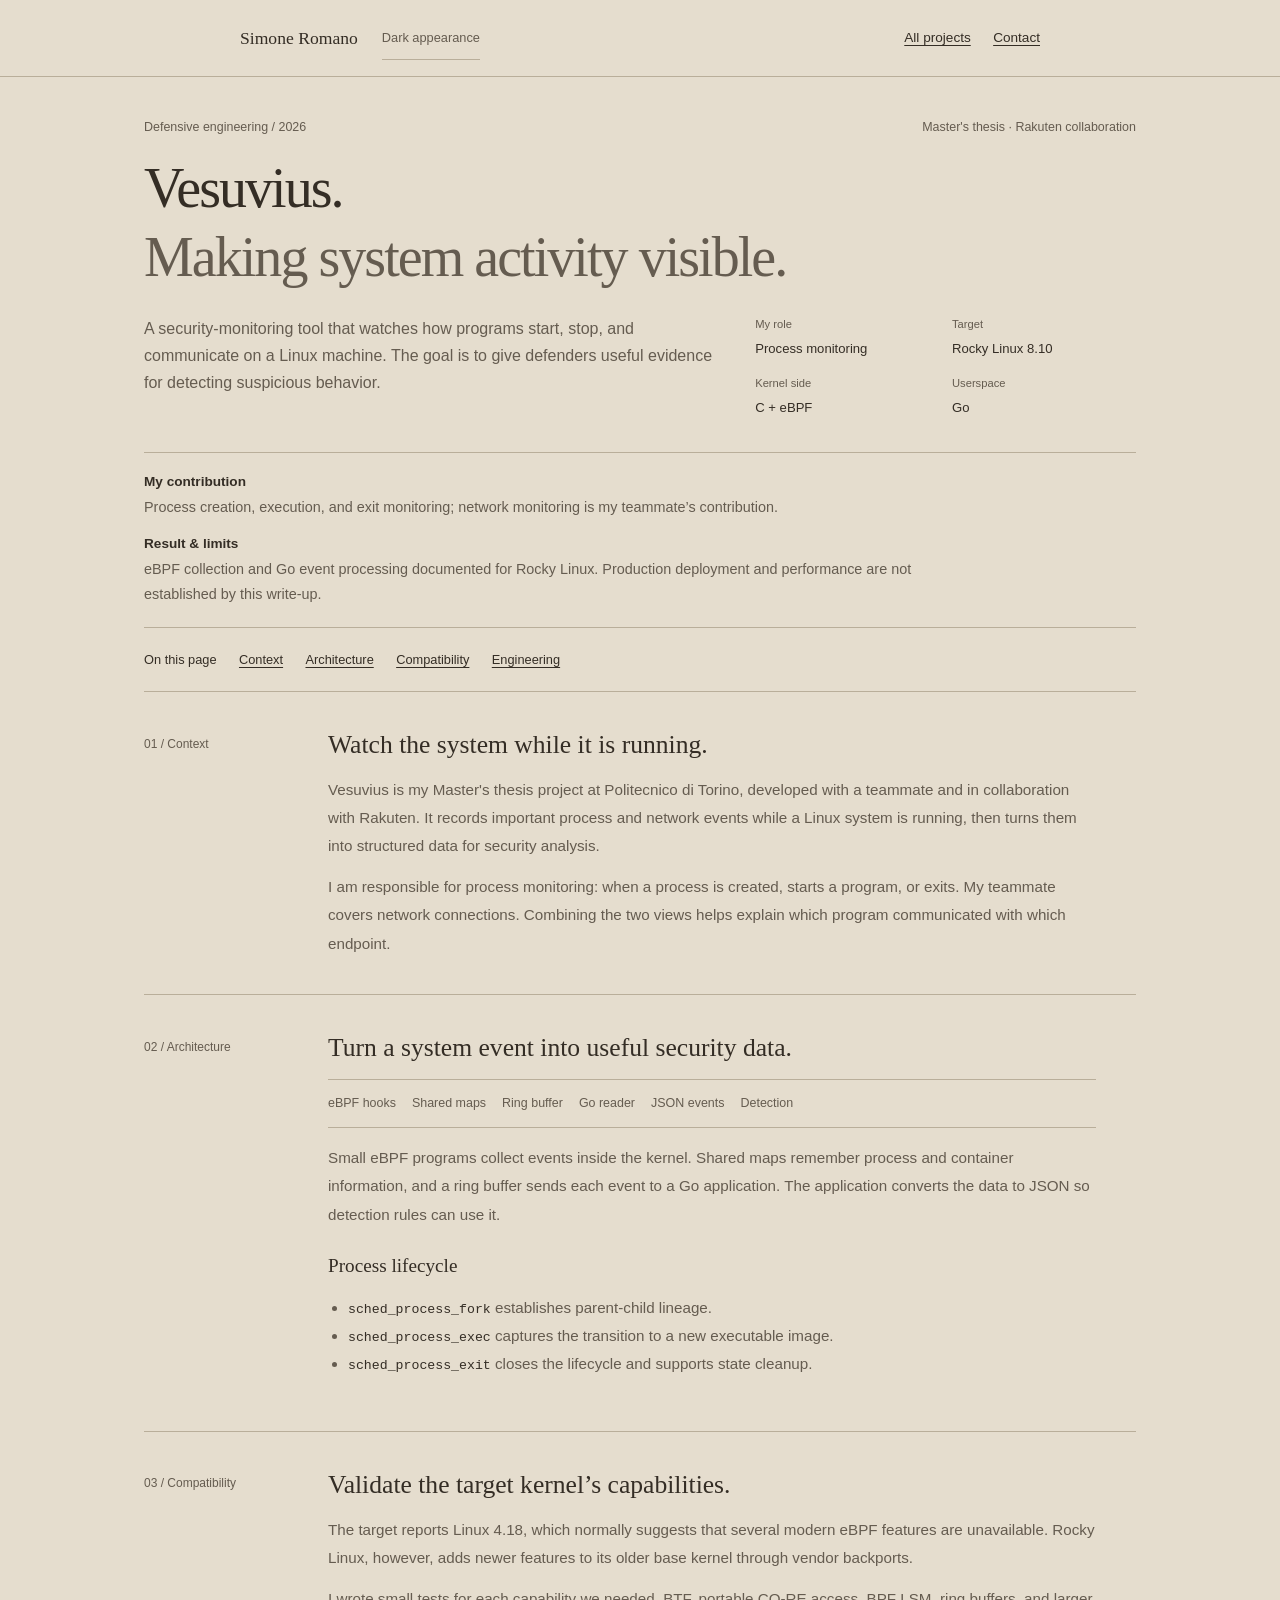
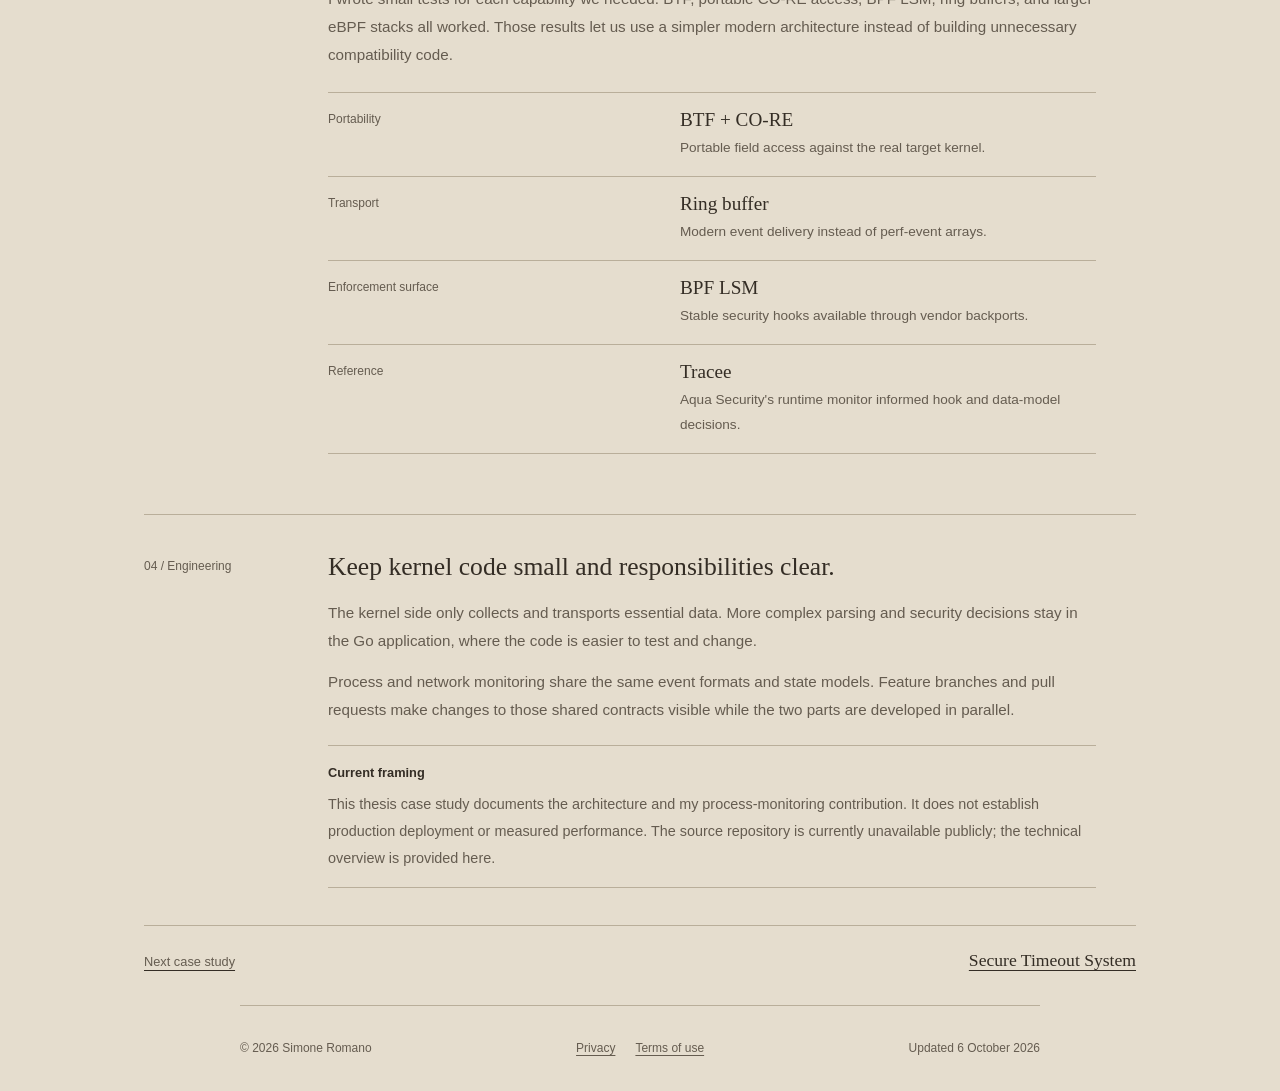
<file: case-studies/vesuvius.html>
<!doctype html>
<html lang="en">
  <head>
    <meta charset="utf-8">
    <meta name="viewport" content="width=device-width, initial-scale=1">
    <meta name="description" content="Vesuvius is an eBPF runtime-security monitor developed by Simone Romano as a Master's thesis in collaboration with Rakuten.">
    <meta name="theme-color" content="#e5ddce">
    <link rel="canonical" href="https://sromano-digital-portfolio.simoneromano221.workers.dev/case-studies/vesuvius.html">
    <meta property="og:title" content="Vesuvius - Simone Romano">
    <meta property="og:description" content="Vesuvius is an eBPF runtime-security monitor developed by Simone Romano as a Master's thesis in collaboration with Rakuten.">
    <meta property="og:type" content="website">
    <meta property="og:url" content="https://sromano-digital-portfolio.simoneromano221.workers.dev/case-studies/vesuvius.html">
    <meta name="twitter:card" content="summary">
    <title>Vesuvius - Simone Romano</title>
    <script>document.documentElement.classList.add('js');try{const theme=localStorage.getItem('theme');if(theme==='dark'||(!theme&&matchMedia('(prefers-color-scheme: dark)').matches))document.documentElement.dataset.theme='dark'}catch(_){if(matchMedia('(prefers-color-scheme: dark)').matches)document.documentElement.dataset.theme='dark'}</script>
    <link rel="icon" href="../favicon.svg" type="image/svg+xml">
    <link rel="stylesheet" href="../styles.css">
    <script src="../script.js" defer></script>
  </head>
  <body class="case-body"><a class="skip-link" href="#main">Skip to content</a>
    <header class="site-header case-header">
      <div class="header-inner"><a class="wordmark" href="../index.html" aria-label="Back to Simone Romano's portfolio"><span>Simone Romano</span></a><button class="theme-toggle" type="button" data-theme-toggle aria-label="Use dark appearance"><span data-theme-label>Dark appearance</span></button>
        <nav id="case-nav" class="site-nav" aria-label="Case study navigation"><a href="../projects.html"> All projects</a><a href="../index.html#contact">Contact</a>
        </nav>
      </div>
    </header>
    <main id="main" class="case-main">
      <section class="case-hero">
        <div class="case-kicker"><span>Defensive engineering / 2026</span><span>Master's thesis · Rakuten collaboration</span>
        </div>
        <h1>Vesuvius.<br><em>Making system activity visible.</em></h1>
        <div class="case-summary">
          <p>A security-monitoring tool that watches how programs start, stop, and communicate on a Linux machine. The goal is to give defenders useful evidence for detecting suspicious behavior.</p>
          <div class="case-facts">
            <div><span>My role</span><strong>Process monitoring</strong>
            </div>
            <div><span>Target</span><strong>Rocky Linux 8.10</strong>
            </div>
            <div><span>Kernel side</span><strong>C + eBPF</strong>
            </div>
            <div><span>Userspace</span><strong>Go</strong>
            </div>
          </div>
        </div>
      </section>
      <aside class="case-at-a-glance" aria-label="Project summary">
        <div>
          <h2>My contribution</h2>
          <p>Process creation, execution, and exit monitoring; network monitoring is my teammate’s contribution.</p>
        </div>
        <div>
          <h2>Result &amp; limits</h2>
          <p>eBPF collection and Go event processing documented for Rocky Linux. Production deployment and performance are not established by this write-up.</p>
        </div>
      </aside>
      <nav class="case-contents" aria-label="On this page"><strong>On this page</strong><a href="#section-1">Context</a><a href="#section-2">Architecture</a><a href="#section-3">Compatibility</a><a href="#section-4">Engineering</a>
      </nav>
      <div class="case-content">
        <section class="case-section" id="section-1">
          <div class="case-section-label">01 / Context
          </div>
          <div class="case-prose">
            <h2>Watch the system while it is running.</h2>
            <p>Vesuvius is my Master's thesis project at Politecnico di Torino, developed with a teammate and in collaboration with Rakuten. It records important process and network events while a Linux system is running, then turns them into structured data for security analysis.</p>
            <p>I am responsible for process monitoring: when a process is created, starts a program, or exits. My teammate covers network connections. Combining the two views helps explain which program communicated with which endpoint.</p>
          </div>
        </section>
        <section class="case-section" id="section-2">
          <div class="case-section-label">02 / Architecture
          </div>
          <div class="case-prose">
            <h2>Turn a system event into useful security data.</h2>
            <div class="flow-diagram" aria-label="Vesuvius architecture"><span>eBPF hooks</span><i></i><span>Shared maps</span><i></i><span>Ring buffer</span><i></i><span>Go reader</span><i></i><span>JSON events</span><i></i><span>Detection</span>
            </div>
            <p>Small eBPF programs collect events inside the kernel. Shared maps remember process and container information, and a ring buffer sends each event to a Go application. The application converts the data to JSON so detection rules can use it.</p>
            <h3>Process lifecycle</h3>
            <ul>
              <li><code>sched_process_fork</code> establishes parent-child lineage.
              </li>
              <li><code>sched_process_exec</code> captures the transition to a new executable image.
              </li>
              <li><code>sched_process_exit</code> closes the lifecycle and supports state cleanup.
              </li>
            </ul>
          </div>
        </section>
        <section class="case-section" id="section-3">
          <div class="case-section-label">03 / Compatibility
          </div>
          <div class="case-prose">
            <h2>Validate the target kernel’s capabilities.</h2>
            <p>The target reports Linux 4.18, which normally suggests that several modern eBPF features are unavailable. Rocky Linux, however, adds newer features to its older base kernel through vendor backports.</p>
            <p>I wrote small tests for each capability we needed. BTF, portable CO-RE access, BPF LSM, ring buffers, and larger eBPF stacks all worked. Those results let us use a simpler modern architecture instead of building unnecessary compatibility code.</p>
            <div class="outcome-grid">
              <article class="outcome-card"><span>Portability</span><strong>BTF + CO-RE</strong>
                <p>Portable field access against the real target kernel.</p>
              </article>
              <article class="outcome-card"><span>Transport</span><strong>Ring buffer</strong>
                <p>Modern event delivery instead of perf-event arrays.</p>
              </article>
              <article class="outcome-card"><span>Enforcement surface</span><strong>BPF LSM</strong>
                <p>Stable security hooks available through vendor backports.</p>
              </article>
              <article class="outcome-card"><span>Reference</span><strong>Tracee</strong>
                <p>Aqua Security's runtime monitor informed hook and data-model decisions.</p>
              </article>
            </div>
          </div>
        </section>
        <section class="case-section" id="section-4">
          <div class="case-section-label">04 / Engineering
          </div>
          <div class="case-prose">
            <h2>Keep kernel code small and responsibilities clear.</h2>
            <p>The kernel side only collects and transports essential data. More complex parsing and security decisions stay in the Go application, where the code is easier to test and change.</p>
            <p>Process and network monitoring share the same event formats and state models. Feature branches and pull requests make changes to those shared contracts visible while the two parts are developed in parallel.</p>
            <div class="callout"><strong>Current framing</strong>
              <p>This thesis case study documents the architecture and my process-monitoring contribution. It does not establish production deployment or measured performance. The source repository is currently unavailable publicly; the technical overview is provided here.</p>
            </div>
          </div>
        </section><a class="case-next" href="secure-timeout-system.html"><span>Next case study</span><strong>Secure Timeout System </strong></a>
      </div>
    </main>
    <footer class="portfolio-footer">
      <p>© <span data-year>2026</span> Simone Romano</p>
      <nav aria-label="Site information"><a href="../privacy.html">Privacy</a><a href="../terms.html">Terms of use</a></nav>
      <p>Updated <time datetime="2026-10-06">6 October 2026</time></p>
    </footer>
  </body>
</html>
</file>
<file: styles.css>
:root {
  color-scheme: light;
  --paper: #e5ddce;
  --surface: #ddd3c1;
  --ink: #342d25;
  --muted: #655c50;
  --line: #b9ae9a;
  --sans: Arial, Helvetica, sans-serif;
  --serif: Georgia, "Times New Roman", serif;
  --mono: Consolas, "Liberation Mono", monospace;
  --gutter: max(1.25rem, env(safe-area-inset-left), env(safe-area-inset-right));
}
html[data-theme="dark"] { color-scheme: dark; --paper: #2c2721; --surface: #383127; --ink: #e9dfce; --muted: #c3b7a4; --line: #756956; }
* { box-sizing: border-box; }
html { background: var(--paper); scroll-padding-top: 1.5rem; }
body { margin: 0; color: var(--ink); background: var(--paper); font: 1rem/1.7 var(--sans); }
h1, h2, h3, p, figure { margin: 0; }
h1, h2, h3 { font-family: var(--serif); font-weight: 400; line-height: 1.22; }
h1 { font-size: clamp(2.5rem, 5vw, 3.5rem); letter-spacing: -.035em; }
h2 { font-size: 1.6rem; }
h3 { font-size: 1.2rem; }
a { color: inherit; text-decoration-thickness: 1px; text-underline-offset: .22em; }
a:hover { text-decoration-thickness: 2px; }
button, summary { cursor: pointer; }
button { font: inherit; }
:focus-visible { outline: 2px solid var(--ink); outline-offset: 4px; }
::selection { color: var(--paper); background: var(--ink); }
img { max-width: 100%; }
.sr-only { position: absolute; width: 1px; height: 1px; overflow: hidden; clip: rect(0,0,0,0); white-space: nowrap; }
.skip-link { position: absolute; top: .5rem; left: .5rem; z-index: 100; padding: .5rem 1rem; background: var(--paper); transform: translateY(-200%); }
.skip-link:focus { transform: none; }
.page-shell, .header-inner, .portfolio-footer { width: min(100% - 2 * var(--gutter), 50rem); margin-inline: auto; }
.site-header { border-bottom: 1px solid var(--line); }
.header-inner { display: flex; align-items: center; flex-wrap: wrap; gap: .5rem 1.5rem; padding: 1rem 0; }
.wordmark { font: 1.1rem var(--serif); text-decoration: none; }
.site-nav { display: flex; align-items: center; flex-wrap: wrap; gap: 1.4rem; margin-left: auto; font-size: .85rem; }
.site-nav a { display: inline-flex; align-items: center; min-height: 2.75rem; }
.theme-toggle { display: none; color: var(--muted); background: none; border: 0; border-bottom: 1px solid var(--line); padding: .3rem 0; min-height: 2.75rem; font-size: .8rem; }
.js .theme-toggle { display: inline-block; }
.eyebrow { margin-bottom: .75rem; color: var(--muted); font: .8rem/1.6 var(--sans); }
.intro { padding: 3rem 0 2.3rem; }
.intro-description { max-width: 36rem; margin-top: 1rem; color: var(--muted); font-size: 1.05rem; }
.intro-links, .project-links, .index-nav { display: flex; flex-wrap: wrap; gap: .4rem 1.5rem; margin-top: .8rem; }
.intro-links a, .project-links a, .index-nav a { display: inline-flex; align-items: center; min-height: 2.75rem; font-size: .85rem; }
.button, .text-link { display: inline-flex; align-items: center; min-height: 2.75rem; }
.work-section, .about-section, .contact-section, .further-work { padding: 2rem 0; border-top: 1px solid var(--line); }
.section-heading { display: flex; align-items: baseline; justify-content: space-between; flex-wrap: wrap; gap: .7rem; margin-bottom: 1.3rem; }
.section-count { color: var(--muted); font-size: .8rem; }
.project-collection { border-top: 1px solid var(--line); }
.project-row { padding: 1.4rem 0; border-bottom: 1px solid var(--line); }
.project-overview h3 { margin-bottom: .45rem; font-size: 1.4rem; }
.project-overview > p { max-width: 43rem; color: var(--muted); font-size: .95rem; }
.project-links { margin-top: .4rem; }
.all-projects-link { display: inline-flex; align-items: center; min-height: 2.75rem; margin-top: 1rem; font-size: .9rem; }
.about-copy { max-width: 40rem; color: var(--muted); font-size: .95rem; }
.about-copy > p + p { margin-top: .8rem; }
.background-list { padding: 0; margin: 1.5rem 0 0; list-style: none; }
.background-list li { padding: .9rem 0; border-bottom: 1px solid var(--line); }
.background-list li > span { display: block; margin-bottom: .3rem; color: var(--muted); font-size: .75rem; }
.background-list h3 { margin-bottom: .3rem; font-size: 1.15rem; }
.background-list p { color: var(--muted); font-size: .85rem; }
.background-list p + p { margin-top: .3rem; }
.background-list strong { color: var(--ink); font-weight: 400; }
.recognition { margin-top: 1rem; }
.recognition summary { min-height: 2.75rem; padding: .5rem 0; font-size: .9rem; }
.recognition ul { padding: 0; margin: .7rem 0; list-style: none; }
.recognition li { margin-bottom: .8rem; font-size: .85rem; }
.recognition li span { display: block; color: var(--muted); }
.recognition strong { font-weight: 400; }
.contact-links { display: flex; flex-wrap: wrap; gap: .4rem 1.5rem; margin-top: 1rem; }
.contact-links a { display: inline-flex; align-items: center; min-height: 2.75rem; font-size: .85rem; overflow-wrap: anywhere; }
.portfolio-footer { display: flex; flex-wrap: wrap; align-items: center; justify-content: space-between; gap: .5rem 1.5rem; padding: 1.3rem 0; border-top: 1px solid var(--line); font-size: .75rem; color: var(--muted); }
.portfolio-footer nav { display: flex; flex-wrap: wrap; gap: 1.25rem; }
.portfolio-footer a { display: inline-flex; align-items: center; min-height: 2.75rem; }
.archive-intro { padding: 3rem 0 2rem; }
.archive-intro > p { margin-top: 1rem; color: var(--muted); }
.further-list { border-top: 1px solid var(--line); }
.further-list article { padding: 1.2rem 0; border-bottom: 1px solid var(--line); }
.project-category { margin-bottom: .3rem; color: var(--muted); font-size: .75rem; }
.further-list article > p { margin-top: .6rem; color: var(--muted); font-size: .9rem; }
.further-list article > a { display: inline-flex; align-items: center; min-height: 2.75rem; font-size: .85rem; }
.archive-end { display: flex; justify-content: space-between; flex-wrap: wrap; gap: 1rem; margin: 1rem 0 2rem; font-size: .9rem; }
.archive-end a { min-height: 2.75rem; display: inline-flex; align-items: center; }

/* Research pages are articles with tables of results, rather than card galleries. */
.case-main { width: min(100% - 2 * var(--gutter), 62rem); margin-inline: auto; padding-bottom: 2rem; }
.case-hero { padding: 2.5rem 0 2rem; border-bottom: 1px solid var(--line); }
.case-kicker { display: flex; justify-content: space-between; flex-wrap: wrap; gap: .4rem 2rem; margin-bottom: 1rem; color: var(--muted); font-size: .78rem; }
.case-hero h1 { max-width: 50rem; margin-bottom: 1.5rem; }
.case-hero h1 em { font-style: normal; color: var(--muted); }
.case-summary { display: grid; grid-template-columns: 1.2fr .8fr; gap: 2.5rem; }
.case-summary > p { color: var(--muted); font-size: 1rem; }
.case-facts { display: grid; grid-template-columns: 1fr 1fr; gap: .8rem; }
.case-facts span { display: block; color: var(--muted); font-size: .7rem; }
.case-facts strong { font-size: .82rem; font-weight: 400; }
.case-at-a-glance { padding: 1.3rem 0; margin: 0; border-bottom: 1px solid var(--line); }
.case-at-a-glance > div + div { margin-top: 1rem; }
.case-at-a-glance h2 { font: 600 .85rem var(--sans); margin-bottom: .4rem; }
.case-at-a-glance p { color: var(--muted); font-size: .9rem; max-width: 48rem; }
.case-contents { display: flex; flex-wrap: wrap; align-items: center; gap: .4rem 1.4rem; border-bottom: 1px solid var(--line); padding: .6rem 0; font-size: .8rem; }
.case-contents strong { font-weight: 400; }
.case-contents a { display: inline-flex; align-items: center; min-height: 2.75rem; }
.case-evidence { max-width: 48rem; margin: 1.6rem 0 0 auto; font-size: .9rem; color: var(--muted); }
.case-evidence p + p { margin-top: .7rem; }
.case-section { display: grid; grid-template-columns: 9rem minmax(0,1fr); gap: 2.5rem; padding: 2.3rem 0; border-bottom: 1px solid var(--line); }
.case-section-label { padding-top: .3rem; color: var(--muted); font-size: .75rem; }
.case-prose { max-width: 48rem; }
.case-prose h2 { margin-bottom: 1rem; font-size: 1.6rem; }
.case-prose h3 { margin: 1.6rem 0 .7rem; }
.case-prose p, .case-prose li { color: var(--muted); font-size: .95rem; line-height: 1.85; }
.case-prose p + p { margin-top: .8rem; }
.case-prose ul { padding-left: 1.25rem; }
code { color: var(--ink); font: .87em var(--mono); overflow-wrap: anywhere; }
.outcome-grid { margin: 1.4rem 0; border-top: 1px solid var(--line); }
.outcome-card { display: grid; grid-template-columns: minmax(8rem,.8fr) minmax(0,1fr); gap: .25rem 1.2rem; padding: 1rem 0; border-bottom: 1px solid var(--line); }
.outcome-card > span { color: var(--muted); font-size: .75rem; }
.outcome-card strong { font: 1.2rem var(--serif); }
.outcome-card p { grid-column: 2; font-size: .85rem; }
.flow-diagram { display: flex; flex-wrap: wrap; gap: .5rem 1rem; padding: .8rem 0; margin: 1rem 0; border-block: 1px solid var(--line); }
.flow-diagram span { color: var(--muted); font-size: .78rem; }
.flow-diagram i { display: none; }
.callout { border-block: 1px solid var(--line); padding: 1rem 0; margin-top: 1.3rem; }
.callout strong { display: block; margin-bottom: .5rem; font-size: .8rem; }
.callout p { font-size: .9rem; }
.case-next { display: flex; align-items: baseline; justify-content: space-between; flex-wrap: wrap; gap: .6rem 2rem; padding-top: 1.5rem; }
.case-next span { color: var(--muted); font-size: .8rem; }
.case-next strong { font: 1.1rem var(--serif); }
.policy-content { padding: 2.5rem 0; }
.policy-content > p { margin-top: 1rem; }
.policy-date { font-size: .8rem; color: var(--muted); }
.policy-content section { margin-top: 1.8rem; }
.policy-content section h2 { margin-bottom: .7rem; }
.policy-content p { font-size: .95rem; }
.policy-content p + p { margin-top: .8rem; }
.not-found { width: min(100% - 2.5rem, 40rem); margin: 12vh auto; }
.not-found h1 { margin-bottom: 1rem; }

@media (max-width: 700px) {
  .header-inner { gap: .3rem 1rem; padding: .7rem 0; }
  .wordmark { margin-right: auto; }
  .site-nav { order: 3; margin-left: 0; width: 100%; gap: 1.25rem; }
  .theme-toggle { order: 2; }
  .intro, .archive-intro { padding: 2rem 0; }
  .case-summary, .case-section { grid-template-columns: 1fr; gap: 1.2rem; }
  .case-kicker { display: block; }
  .case-kicker span { display: block; }
  .case-evidence { margin-top: 1.2rem; }
  .outcome-card { grid-template-columns: 1fr; gap: .4rem; }
  .outcome-card p { grid-column: auto; }
  .portfolio-footer { justify-content: flex-start; }
  .portfolio-footer > p:first-child { width: 100%; }
}
@media print {
  .site-header, .theme-toggle, .skip-link, .case-contents, .case-next { display: none !important; }
  html[data-theme="dark"] { --paper: #e5ddce; --ink: #342d25; --muted: #655c50; --line: #b9ae9a; }
  .page-shell, .case-main, .portfolio-footer { width: 100%; }
  .project-row, .outcome-card { break-inside: avoid; }
}
</file>
